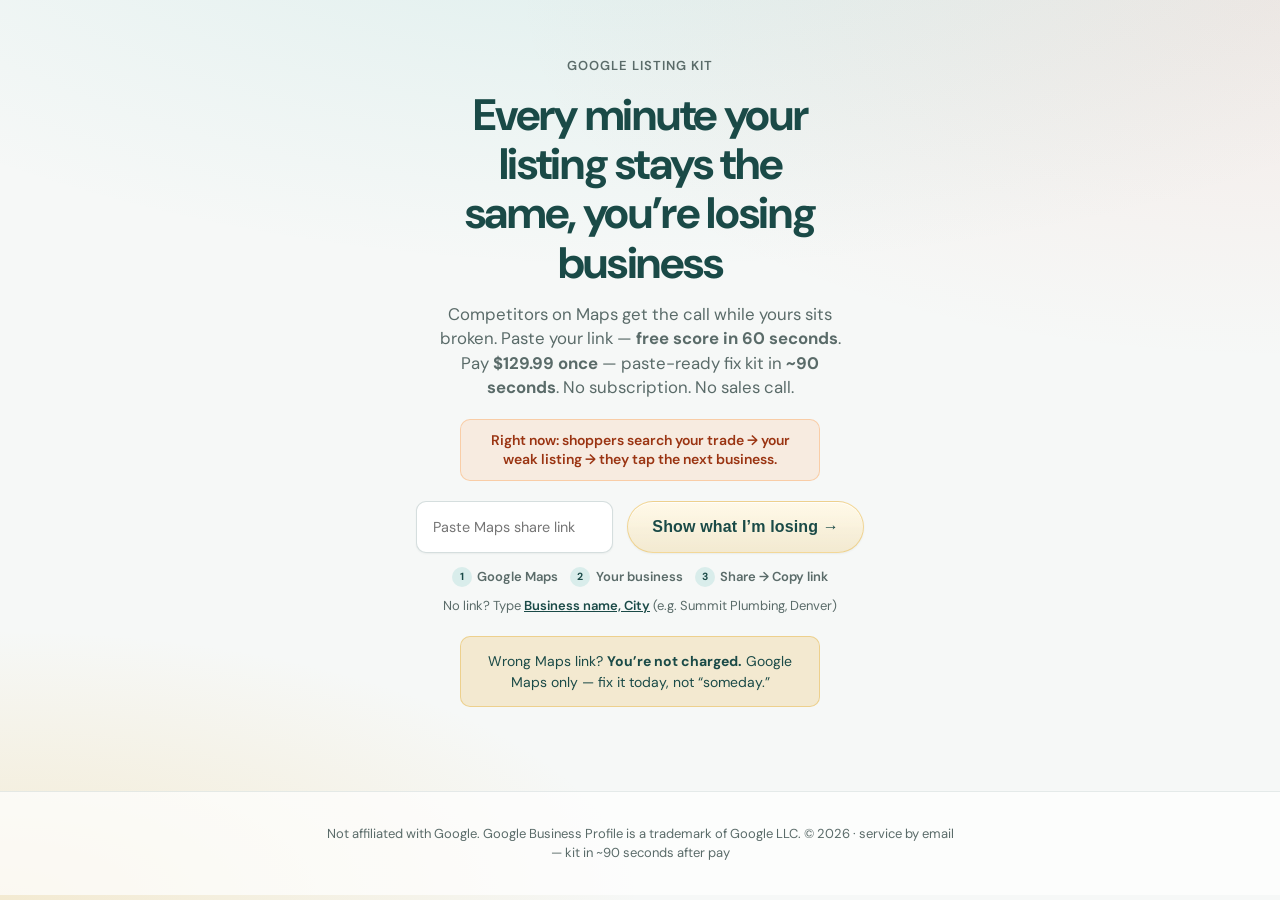
<file: index.html>
<!DOCTYPE html>
<html lang="en">
  <head>
    <meta charset="utf-8" />
    <meta name="viewport" content="width=device-width, initial-scale=1" />
    <meta
      name="description"
      content="Every minute your Google listing stays unchanged, you miss local calls. Free scan in 60 seconds. Full fix kit in ~90 seconds — $129.99 once."
    />
    <title>Stop losing Google calls · free scan · $129.99</title>
    <link rel="canonical" href="https://alphapulsx-jpg.github.io/Google-BP/" />
    <meta property="og:title" content="Google listing kit · free scan · $129.99" />
    <meta
      property="og:description"
      content="Every minute your Google listing stays unchanged, you miss local calls. Free scan in 60 seconds. Fix kit in ~90 seconds — $129.99 once."
    />
    <meta property="og:url" content="https://alphapulsx-jpg.github.io/Google-BP/" />
    <meta property="og:type" content="website" />
    <meta name="twitter:card" content="summary" />
    <meta name="twitter:title" content="Google listing kit · free scan · $129.99" />
    <meta
      name="twitter:description"
      content="Paste your Maps link — free scan. Full kit in ~90 seconds. One-time $129.99. Not charged if we can't read your link."
    />
    <script type="application/ld+json">
      {
        "@context": "https://schema.org",
        "@graph": [
          {
            "@type": "Organization",
            "@id": "https://alphapulsx-jpg.github.io/Google-BP/#organization",
            "name": "Google listing kit",
            "url": "https://alphapulsx-jpg.github.io/Google-BP/"
          },
          {
            "@type": "WebSite",
            "@id": "https://alphapulsx-jpg.github.io/Google-BP/#website",
            "name": "Google listing kit",
            "url": "https://alphapulsx-jpg.github.io/Google-BP/",
            "publisher": { "@id": "https://alphapulsx-jpg.github.io/Google-BP/#organization" }
          },
          {
            "@type": "Product",
            "@id": "https://alphapulsx-jpg.github.io/Google-BP/#product",
            "name": "Google listing kit",
            "description": "Automated Google Maps listing kit for local service businesses: free scan, full brochure and paste-ready report in about 90 seconds. One-time $129.99. Not charged if your listing link cannot be read.",
            "brand": { "@id": "https://alphapulsx-jpg.github.io/Google-BP/#organization" },
            "offers": {
              "@type": "Offer",
              "price": "129.99",
              "priceCurrency": "USD",
              "url": "https://alphapulsx-jpg.github.io/Google-BP/",
              "availability": "https://schema.org/OnlineOnly"
            }
          },
          {
            "@type": "FAQPage",
            "@id": "https://alphapulsx-jpg.github.io/Google-BP/#faq",
            "mainEntity": [
              {
                "@type": "Question",
                "name": "Why scan before you pay?",
                "acceptedAnswer": {
                  "@type": "Answer",
                  "text": "You see your listing score and top issues free — then decide if the full kit is worth $129.99."
                }
              },
              {
                "@type": "Question",
                "name": "What if my Maps link does not work?",
                "acceptedAnswer": {
                  "@type": "Answer",
                  "text": "Link guarantee: if we cannot read your Google Maps listing from your link, you are not charged — automatic refund."
                }
              },
              {
                "@type": "Question",
                "name": "Why about 90 seconds?",
                "acceptedAnswer": {
                  "@type": "Answer",
                  "text": "After payment your listing is scanned automatically — brochure and report are generated and emailed fast. You paste the updates yourself."
                }
              },
              {
                "@type": "Question",
                "name": "Is this a website audit?",
                "acceptedAnswer": {
                  "@type": "Answer",
                  "text": "No — this is Google Maps / Business Profile only. No website rebuild, ads, or monthly SEO."
                }
              },
              {
                "@type": "Question",
                "name": "Do you need my Google password?",
                "acceptedAnswer": {
                  "@type": "Answer",
                  "text": "No — your Google account stays yours. You sign in to your own listing and paste what we send."
                }
              }
            ]
          }
        ]
      }
    </script>
    <link rel="preconnect" href="https://fonts.googleapis.com" />
    <link rel="preconnect" href="https://fonts.gstatic.com" crossorigin />
    <link
      href="https://fonts.googleapis.com/css2?family=DM+Sans:ital,opsz,wght@0,9..40,400;0,9..40,500;0,9..40,600;0,9..40,700;1,9..40,400&family=Fraunces:opsz,wght@9..144,600;9..144,700&display=swap"
      rel="stylesheet"
    />
    <link rel="stylesheet" href="styles.css" />
  </head>
  <body data-checkout-api="">
    <a class="skip-link" href="#main">Skip to main content</a>

    <header class="hero">
      <div class="wrap hero__inner">
        <p class="hero__eyebrow">Google listing kit</p>
        <h1 id="main">Every minute your listing stays the same, you’re losing business</h1>
        <p class="hero__lede">
          Competitors on Maps get the call while yours sits broken. Paste your link — <strong>free score in 60 seconds</strong>.
          Pay <strong>$129.99 once</strong> — paste-ready fix kit in <strong>~90 seconds</strong>. No subscription. No sales call.
        </p>
        <p class="hero__urgency" role="status">
          Right now: shoppers search your trade → your weak listing → they tap the next business.
        </p>

        <form id="scan-form" class="scan-form" novalidate>
          <label class="visually-hidden" for="scan-input">Google Maps listing link or business name, city</label>
          <div class="scan-form__row">
            <input
              id="scan-input"
              class="scan-form__input"
              type="text"
              name="listing_identifier"
              autocomplete="url"
              placeholder="Paste Maps share link"
              title="Google Maps → your business → Share → copy link"
              required
            />
            <button type="submit" class="btn btn--primary scan-form__submit" id="scan-submit">
              Show what I’m losing →
            </button>
          </div>
          <ol class="scan-microsteps" aria-label="How to get your link">
            <li><span>1</span> Google Maps</li>
            <li><span>2</span> Your business</li>
            <li><span>3</span> Share → Copy link</li>
          </ol>
          <p class="scan-form__altline">
            No link? Type <button type="button" class="scan-form__altlink" id="scan-fill-example">Business name, City</button>
            (e.g. Summit Plumbing, Denver)
          </p>
          <p id="scan-error" class="scan-form__error" role="alert" hidden></p>
          <p id="scan-fix" class="scan-form__fix" hidden>
            <button type="button" class="scan-form__fix-btn" id="scan-use-suggested"></button>
          </p>
        </form>

        <p class="hero__guarantee">
          Wrong Maps link? <strong>You’re not charged.</strong> Google Maps only — fix it today, not “someday.”
        </p>
      </div>
    </header>

    <main class="main">
      <section
        id="scan-results"
        class="section section--soft scan-results"
        aria-labelledby="scan-results-heading"
        hidden
      >
        <div class="wrap">
          <p class="section__kicker">Free scan — still costing you calls</p>
          <h2 class="section__title" id="scan-results-heading">Here’s why you’re losing jobs on Maps</h2>
          <p id="scan-urgency-clock" class="scan-urgency" role="status" aria-live="polite"></p>
          <p class="scan-results__note">
            Score = <strong>profile completeness</strong> from live Google Places data (repeatable)—not your star rating.
          </p>
          <div class="scan-score" aria-label="Profile completeness score">
            <div class="scan-score__col scan-score__col--before">
              <span class="scan-score__label">Completeness today</span>
              <span class="scan-score__value" id="scan-score-before">—</span>
              <span class="scan-score__unit">/ 100</span>
            </div>
            <div class="scan-score__arrow" aria-hidden="true">→</div>
            <div class="scan-score__col scan-score__col--after">
              <span class="scan-score__label">With kit applied</span>
              <span class="scan-score__value" id="scan-score-after">—</span>
              <span class="scan-score__unit">/ 100</span>
            </div>
          </div>

          <h3 class="section__subhead">Top 3 leaks — every minute these stay, competitors win</h3>
          <ol class="list list--ordered scan-issues" id="scan-issues-list"></ol>

          <div class="scan-results__pay">
            <p class="scan-results__price"><span>$129.99</span> once · stop the bleed in ~90 seconds</p>
            <a class="btn btn--primary btn--lg" href="#checkout" id="scan-results-pay">Stop losing calls — fix now →</a>
            <p class="scan-results__fine">Every minute you wait, another customer picks someone else on Maps.</p>
          </div>
        </div>
      </section>

      <section class="section" aria-labelledby="pillars-heading" hidden>
        <div class="wrap">
          <p class="section__kicker">Why us</p>
          <h2 class="section__title" id="pillars-heading">Built for local trades, not agencies</h2>
          <ul class="pillars">
            <li class="pillars__item">
              <h3 class="pillars__title">Real listing scoring</h3>
              <p class="pillars__text">
                Eight dimensions tuned for Google Maps — category, photos, services, reviews, and more. Not a generic
                website audit.
              </p>
            </li>
            <li class="pillars__item">
              <h3 class="pillars__title">Pay once</h3>
              <p class="pillars__text">
                $129.99 one-time. No subscription, no upsell calls. Brochure PDF + written report emailed after payment.
              </p>
            </li>
            <li class="pillars__item pillars__item--highlight">
              <h3 class="pillars__title">Link guarantee</h3>
              <p class="pillars__text">
                If we can’t read your Google Maps listing from your link, you’re <strong>not charged</strong> — automatic
                refund. No support ticket required.
              </p>
            </li>
          </ul>
        </div>
      </section>

      <section class="section section--soft" aria-labelledby="how-heading" hidden>
        <div class="wrap">
          <p class="section__kicker">How it works</p>
          <h2 class="section__title" id="how-heading">Three steps · ~90 seconds automated</h2>
          <ol class="flow-steps flow-steps--numbered">
            <li class="flow-step">
              <span class="flow-step__num" aria-hidden="true">1</span>
              <span class="flow-step__label">Free scan</span>
              <span class="flow-step__desc">Paste your Maps link — see score + top issues on this page.</span>
            </li>
            <li class="flow-step">
              <span class="flow-step__num" aria-hidden="true">2</span>
              <span class="flow-step__label">Pay once</span>
              <span class="flow-step__desc">$129.99 · Stripe · listing saved from your scan.</span>
            </li>
            <li class="flow-step">
              <span class="flow-step__num" aria-hidden="true">3</span>
              <span class="flow-step__label">Kit in ~90 seconds</span>
              <span class="flow-step__desc">Automated AI scan → brochure PDF + paste-ready report in your inbox.</span>
            </li>
          </ol>
        </div>
      </section>

      <section class="section" aria-labelledby="dimensions-heading" hidden>
        <div class="wrap">
          <p class="section__kicker">What we score</p>
          <h2 class="section__title" id="dimensions-heading">8 dimensions for your Google listing</h2>
          <ul class="dimensions">
            <li class="dimensions__item">Business name &amp; primary category</li>
            <li class="dimensions__item">Description &amp; services list</li>
            <li class="dimensions__item">Photos &amp; visual coverage</li>
            <li class="dimensions__item">Reviews &amp; owner responses</li>
            <li class="dimensions__item">Hours, phone &amp; attributes</li>
            <li class="dimensions__item">Q&amp;A completeness</li>
            <li class="dimensions__item">Google posts &amp; updates</li>
            <li class="dimensions__item">Local relevance &amp; service area</li>
          </ul>
        </div>
      </section>

      <section class="section" aria-labelledby="fit-heading" hidden>
        <div class="wrap">
          <h2 class="section__title" id="fit-heading">Good fit?</h2>
          <div class="fit-grid">
            <div class="fit-card fit-card--yes">
              <h3 class="fit-card__label">Yes</h3>
              <ul class="list list--compact">
                <li>Local trade, under 100 employees, already booking jobs.</li>
                <li>Thin or outdated Google listing.</li>
                <li>Happy with simple email instructions — paste updates yourself.</li>
              </ul>
            </div>
            <div class="fit-card fit-card--no">
              <h3 class="fit-card__label">No</h3>
              <ul class="list list--compact list--muted">
                <li>Website rebuilds, ads, or monthly SEO.</li>
                <li>Guaranteed #1 rankings or phone support.</li>
                <li>Outside your service area.</li>
              </ul>
            </div>
          </div>
        </div>
      </section>

      <section class="section section--soft" aria-labelledby="deliver-heading" hidden>
        <div class="wrap">
          <h2 class="section__title" id="deliver-heading">What you get</h2>
          <ol class="deliver-list">
            <li><span class="deliver-list__num">1</span> Prioritized fix list — what to change first</li>
            <li><span class="deliver-list__num">2</span> Paste-ready headline, services &amp; description</li>
            <li><span class="deliver-list__num">3</span> Photo shot list &amp; Q&amp;A prompts</li>
            <li><span class="deliver-list__num">4</span> 5 short post drafts to paste in</li>
          </ol>
          <p class="section__intro section__intro--tight">
            Glossy <strong>printable brochure</strong> (PDF) plus a plain-English <strong>written report</strong> — you
            apply every change on your schedule.
          </p>
        </div>
      </section>

      <section class="section section--brochure" aria-labelledby="example-heading" hidden>
        <div class="wrap">
          <h2 class="section__title" id="example-heading">Sample kit</h2>
          <article class="brochure-preview" aria-label="Sample — Summit Ridge Heating and Cooling">
            <header class="brochure-cover">
              <div class="brochure-cover__band">
                <div class="brochure-cover__logo" aria-hidden="true">
                  <svg class="brochure-cover__mark" width="44" height="44" viewBox="0 0 44 44" fill="none" aria-hidden="true">
                    <rect width="44" height="44" rx="9" fill="rgba(232,184,74,0.18)" stroke="rgba(232,184,74,0.45)" stroke-width="1" />
                    <path d="M22 9c-4.5 6.5-9 10.5-9 14.5a9 9 0 1018 0c0-4-4.5-8-9-14.5z" fill="#e8b84a" />
                    <text x="22" y="38" text-anchor="middle" fill="#f4f0e6" font-size="10" font-weight="700" font-family="system-ui,sans-serif">SR</text>
                  </svg>
                </div>
                <p class="brochure-cover__client">Summit Ridge Heating &amp; Cooling</p>
                <p class="brochure-cover__location">Littleton, CO · sample only</p>
                <div class="brochure-cover__rule" aria-hidden="true"></div>
                <p class="brochure-cover__tagline">Google Listing Makeover — Sample Excerpt</p>
                <p class="brochure-cover__date">Prepared March 2026 · Listing kit</p>
              </div>
            </header>

            <div class="brochure-preview__body">
              <ul class="brochure-metrics" aria-label="Before and after profile stats">
                <li class="brochure-metric">
                  <span class="brochure-metric__label">Services</span>
                  <span class="brochure-metric__vals"><span class="brochure-metric__before">3</span> → <span class="brochure-metric__after">8</span></span>
                </li>
                <li class="brochure-metric">
                  <span class="brochure-metric__label">Photos</span>
                  <span class="brochure-metric__vals"><span class="brochure-metric__before">4</span> → <span class="brochure-metric__after">22</span></span>
                </li>
                <li class="brochure-metric">
                  <span class="brochure-metric__label">Profile</span>
                  <span class="brochure-metric__vals"><span class="brochure-metric__before">41%</span> → <span class="brochure-metric__after">94%</span></span>
                </li>
                <li class="brochure-metric">
                  <span class="brochure-metric__label">Q&amp;A</span>
                  <span class="brochure-metric__vals"><span class="brochure-metric__before">0</span> → <span class="brochure-metric__after">6</span></span>
                </li>
              </ul>

              <div class="brochure-listings" aria-label="Google listing before and after">
                <article class="gbp-mock gbp-mock--before">
                  <h3 class="gbp-mock__tag">Example “before” (sample)</h3>
                  <p class="gbp-mock__name">Summit Ridge HVAC</p>
                  <p class="gbp-mock__meta">General contractor · 3.2 ★ · 4 photos</p>
                  <p class="gbp-mock__blurb">We do heating and cooling. Call for a quote.</p>
                </article>
                <article class="gbp-mock gbp-mock--after">
                  <h3 class="gbp-mock__tag">Example “after” you’d aim for</h3>
                  <p class="gbp-mock__name">Summit Ridge Heating &amp; Cooling</p>
                  <p class="gbp-mock__stars" aria-label="4.8 star rating">
                    <span class="gbp-mock__star-row" aria-hidden="true">
                      <svg width="13" height="13" viewBox="0 0 24 24" fill="currentColor"><path d="M12 2l3.09 6.26L22 9.27l-5 4.87L18.18 22 12 18.56 5.82 22 7 14.14l-5-4.87 6.91-1.01z"/></svg>
                      <svg width="13" height="13" viewBox="0 0 24 24" fill="currentColor"><path d="M12 2l3.09 6.26L22 9.27l-5 4.87L18.18 22 12 18.56 5.82 22 7 14.14l-5-4.87 6.91-1.01z"/></svg>
                      <svg width="13" height="13" viewBox="0 0 24 24" fill="currentColor"><path d="M12 2l3.09 6.26L22 9.27l-5 4.87L18.18 22 12 18.56 5.82 22 7 14.14l-5-4.87 6.91-1.01z"/></svg>
                      <svg width="13" height="13" viewBox="0 0 24 24" fill="currentColor"><path d="M12 2l3.09 6.26L22 9.27l-5 4.87L18.18 22 12 18.56 5.82 22 7 14.14l-5-4.87 6.91-1.01z"/></svg>
                      <svg width="13" height="13" viewBox="0 0 24 24" fill="currentColor" opacity="0.35"><path d="M12 2l3.09 6.26L22 9.27l-5 4.87L18.18 22 12 18.56 5.82 22 7 14.14l-5-4.87 6.91-1.01z"/></svg>
                    </span>
                    4.8 · HVAC contractor · 22 photos
                  </p>
                  <p class="gbp-mock__blurb">
                    Licensed furnace &amp; AC in Littleton. Same-day emergency, free estimates, 15+ years local.
                  </p>
                  <div class="brochure-photo-grid">
                    <img
                      src="https://images.unsplash.com/photo-1621905251189-08b45d6a269e?w=400&q=80"
                      alt="HVAC technician servicing a furnace unit"
                      width="200"
                      height="134"
                      loading="lazy"
                      class="brochure-photo-grid__img"
                    />
                    <img
                      src="https://images.unsplash.com/photo-1581094794329-c8112a89af12?w=400&q=80"
                      alt="Technician working on heating and cooling equipment"
                      width="200"
                      height="134"
                      loading="lazy"
                      class="brochure-photo-grid__img"
                    />
                  </div>
                </article>
              </div>

              <div class="brochure-shotlist">
                <h3 class="brochure-shotlist__heading">Photo page</h3>
                <ul class="brochure-shotlist__thumbs">
                  <li>
                    <img
                      src="https://images.unsplash.com/photo-1621905252507-b35492cc74b4?w=400&q=80"
                      alt="Air conditioning unit on a residential exterior"
                      width="120"
                      height="80"
                      loading="lazy"
                    />
                  </li>
                  <li>
                    <img
                      src="https://images.unsplash.com/photo-1621905251189-08b45d6a269e?w=400&q=80"
                      alt="Technician inspecting HVAC equipment"
                      width="120"
                      height="80"
                      loading="lazy"
                    />
                  </li>
                  <li>
                    <img
                      src="https://images.unsplash.com/photo-1581094794329-c8112a89af12?w=400&q=80"
                      alt="HVAC service professional at work"
                      width="120"
                      height="80"
                      loading="lazy"
                    />
                  </li>
                </ul>
                <p class="brochure-shotlist__caption">Shot list in your full kit</p>
              </div>

              <ul class="brochure-wins" aria-label="Top fixes in plain English">
                <li class="brochure-win">Right category — show up for furnace repair, not “general contractor”</li>
                <li class="brochure-win">Full services — heat pump, emergency, and suburb keywords added</li>
                <li class="brochure-win">Q&amp;A filled — licensed, same-day, and brands answered first</li>
              </ul>

              <footer class="brochure-footer">
                <p class="brochure-footer__teaser">Full report (8 pages): posts, Q&amp;A, competitor snapshot, checklist</p>
                <span class="brochure-footer__page">Page 1 of 8</span>
              </footer>
            </div>
          </article>
        </div>
      </section>

      <section class="section section--soft" id="pricing" aria-labelledby="pricing-heading" hidden>
        <div class="wrap">
          <p class="section__kicker">Pricing</p>
          <h2 class="section__title" id="pricing-heading">One price · full kit</h2>
          <div class="pricing-panel">
            <p class="pricing-panel__fee">One-time fee — pay once, no subscription</p>
            <p class="pricing-panel__amount"><span class="pricing-panel__currency">$</span>129.99</p>
            <p class="pricing-panel__meta">
              Brochure + report in <strong>~90 seconds</strong> after payment — automated AI scan of the listing you
              scanned above.
            </p>
            <ul class="pricing-panel__notes">
              <li><strong>Link guarantee:</strong> not charged if we can’t read your Google Maps listing.</li>
              <li>You paste every update yourself — no Google password or manager access needed.</li>
              <li>Email delivery only — no sales calls.</li>
            </ul>
            <p class="pricing-panel__cta">
              <a class="btn btn--primary" href="#checkout">Continue to checkout</a>
            </p>
          </div>
        </div>
      </section>

      <section class="section" id="checkout" aria-labelledby="checkout-heading" hidden>
        <div class="wrap">
          <h2 class="section__title" id="checkout-heading">Get your fix kit — in your inbox in ~90 seconds</h2>
          <p class="checkout__price-line"><span class="checkout__amount">$129.99</span> one-time · no subscription</p>
          <p class="checkout__policy">
            <strong>Link guarantee:</strong> wrong Maps link = not charged.
            Kit delivered by email after payment (automated when live).
          </p>

          <p id="checkout-listing-summary" class="checkout-listing" hidden>
            Your listing: <strong id="checkout-listing-value"></strong>
          </p>
          <input type="hidden" id="listing-id" name="listing_identifier" value="" />

          <form id="prequal-form" class="prequal prequal--compact" novalidate>
            <fieldset>
              <legend class="visually-hidden">Checkout confirmations</legend>
              <label class="check">
                <input type="checkbox" name="prequal" value="scan" id="prequal-scan" />
                <span>I ran the <strong>free scan</strong> above for my listing.</span>
              </label>
              <label class="check">
                <input type="checkbox" name="prequal" value="scope" />
                <span>DIY Google listing fixes only — <strong>no ranking guarantees</strong>.</span>
              </label>
            </fieldset>
          </form>

          <p id="prequal-hint" class="hint" role="status">Run the free scan first — then check both boxes.</p>

          <div class="cta-row">
            <a
              id="pay-cta"
              class="btn btn--primary btn--lg is-disabled"
              href="#checkout"
              data-stripe-url=""
              data-checkout-api=""
              aria-disabled="true"
              tabindex="-1"
              aria-label="Get my kit — one-time fee $129.99"
              >Pay $129.99 — stop losing calls →</a
            >
          </div>
          <p class="checkout__next">Pay now — kit in <strong>~90 seconds</strong>. Paste tonight. Tomorrow’s searches stop going to the guy above you on Maps.</p>
          <p id="prequal-stripe-hint" class="hint hint--stripe" role="status" hidden>
            Automated checkout is not connected yet. Set <code>data-checkout-api</code> on
            <code>&lt;body&gt;</code> to your deployed Apps Script web app URL (see
            <code>automation/README.md</code>).
          </p>
        </div>
      </section>

      <section class="section section--soft" aria-labelledby="faq-heading" hidden>
        <div class="wrap">
          <h2 class="section__title" id="faq-heading">FAQ</h2>
          <dl class="faq">
            <div class="faq__row">
              <dt>Why scan before you pay?</dt>
              <dd>
                You see your listing score and top issues free — then decide if the full $129.99 kit is worth it. No
                sales call.
              </dd>
            </div>
            <div class="faq__row">
              <dt>What if my Maps link doesn’t work?</dt>
              <dd>
                <strong>Link guarantee:</strong> if we can’t read your Google Maps listing, you’re not charged — automatic
                refund.
              </dd>
            </div>
            <div class="faq__row">
              <dt>Why ~90 seconds?</dt>
              <dd>
                After payment your listing is scanned automatically — brochure and report are generated and emailed fast.
                You paste the updates yourself on your schedule.
              </dd>
            </div>
            <div class="faq__row">
              <dt>Is this a website audit?</dt>
              <dd>
                No — Google Maps / Business Profile only. No website rebuild, ads, or monthly SEO. A website helps but
                isn’t required.
              </dd>
            </div>
            <div class="faq__row">
              <dt>Do you need my Google password?</dt>
              <dd>
                No — your Google account stays yours. You sign in to your own listing and paste what we send; no passwords
                or manager invites.
              </dd>
            </div>
            <div class="faq__row">
              <dt>Phone support?</dt>
              <dd>Everything is in email and your kit — work on your own time with no scheduled calls.</dd>
            </div>
          </dl>
        </div>
      </section>
    </main>

    <footer class="site-footer">
      <div class="wrap">
        <p class="site-footer__legal">
          Not affiliated with Google. Google Business Profile is a trademark of Google LLC. ©
          <span id="y"></span> · service by email — kit in ~90 seconds after pay
        </p>
      </div>
    </footer>

    <aside
      class="sticky-bar"
      id="sticky-bar"
      aria-label="Quick checkout: one-time fee $129.99, delivery in about 90 seconds"
      hidden
    >
      <div class="sticky-bar__inner">
        <div class="sticky-bar__text">
          <p class="sticky-bar__price"><span>$129.99</span> · ~90 sec</p>
          <p class="sticky-bar__note">Every minute = missed jobs</p>
        </div>
        <a
          id="pay-cta-sticky"
          class="btn btn--primary btn--sm is-disabled"
          href="#checkout"
          aria-disabled="true"
          tabindex="-1"
          aria-label="Get my kit — one-time fee $129.99"
          >Fix now $129.99 →</a
        >
      </div>
    </aside>

    <script src="app.js" defer></script>
  </body>
</html>
</file>
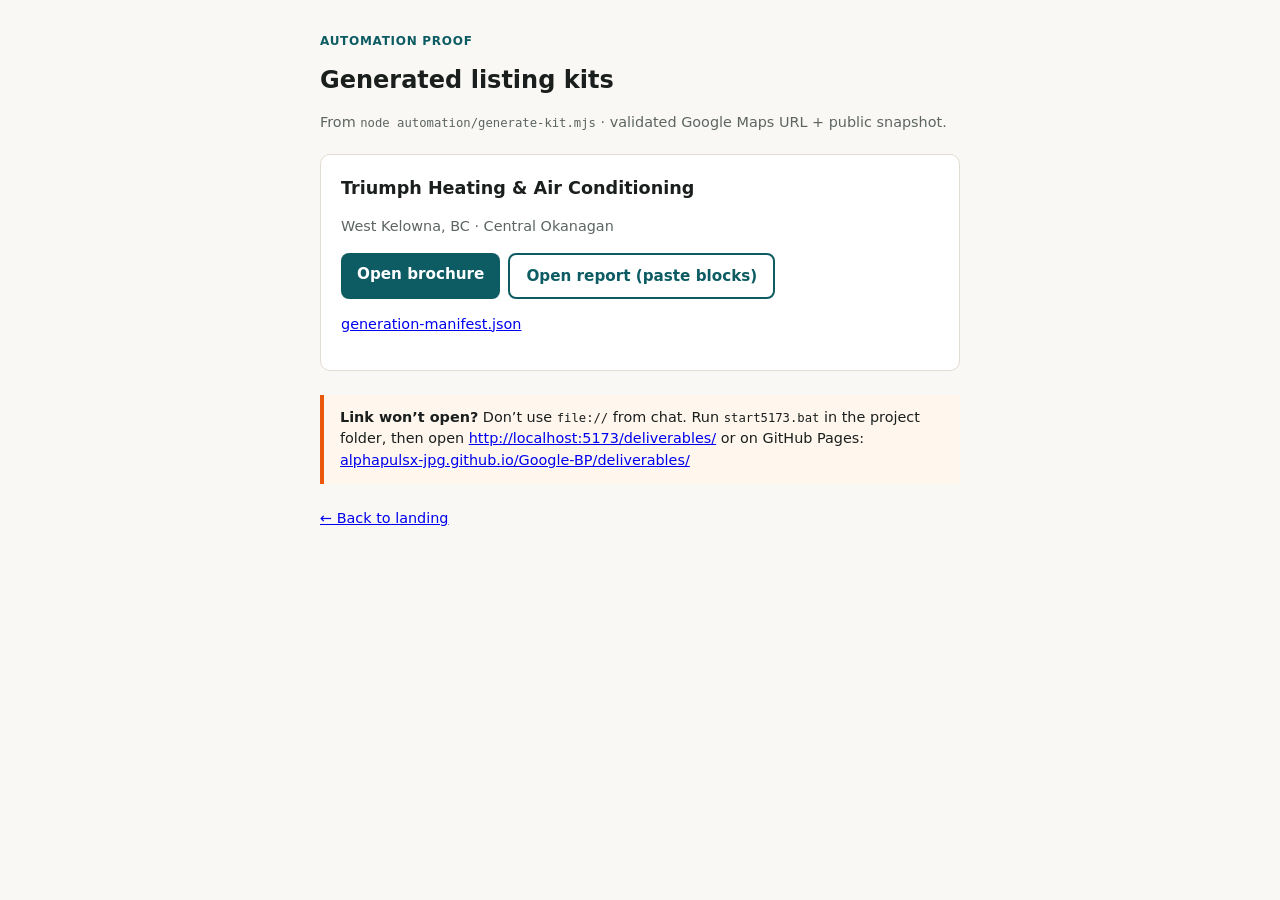
<file: deliverables/index.html>
<!DOCTYPE html>
<html lang="en">
  <head>
    <meta charset="utf-8" />
    <meta name="viewport" content="width=device-width, initial-scale=1" />
    <title>Kit deliverables — automation demo</title>
    <style>
      :root {
        --teal: #0d5c63;
        --ink: #1a1f1e;
        --muted: #5c6563;
        --line: #e2ddd4;
        --paper: #faf8f4;
      }
      body {
        margin: 0;
        font-family: system-ui, "Segoe UI", sans-serif;
        background: var(--paper);
        color: var(--ink);
        line-height: 1.5;
      }
      .wrap {
        max-width: 40rem;
        margin: 2rem auto;
        padding: 0 1rem 3rem;
      }
      h1 {
        font-size: 1.5rem;
        margin: 0.25rem 0 0.75rem;
      }
      .eyebrow {
        font-size: 0.75rem;
        font-weight: 700;
        text-transform: uppercase;
        letter-spacing: 0.06em;
        color: var(--teal);
      }
      .meta {
        font-size: 0.9rem;
        color: var(--muted);
      }
      .card {
        background: #fff;
        border: 1px solid var(--line);
        border-radius: 10px;
        padding: 1.25rem;
        margin: 1.25rem 0;
      }
      .card h2 {
        margin: 0 0 0.35rem;
        font-size: 1.1rem;
      }
      .actions {
        display: flex;
        flex-wrap: wrap;
        gap: 0.5rem;
        margin: 1rem 0 0.5rem;
      }
      a.btn {
        display: inline-block;
        padding: 0.6rem 1rem;
        border-radius: 8px;
        font-weight: 600;
        text-decoration: none;
        font-size: 0.95rem;
      }
      a.btn--primary {
        background: var(--teal);
        color: #fff;
      }
      a.btn--ghost {
        background: #fff;
        color: var(--teal);
        border: 2px solid var(--teal);
      }
      .tip {
        margin-top: 1.5rem;
        padding: 0.75rem 1rem;
        background: #fff7ed;
        border-left: 4px solid #ea580c;
        font-size: 0.9rem;
      }
      code {
        font-size: 0.85em;
      }
    </style>
  </head>
  <body>
    <div class="wrap">
      <p class="eyebrow">Automation proof</p>
      <h1>Generated listing kits</h1>
      <p class="meta">
        From <code>node automation/generate-kit.mjs</code> · validated Google Maps URL + public snapshot.
      </p>

      <article class="card">
        <h2>Triumph Heating &amp; Air Conditioning</h2>
        <p class="meta">West Kelowna, BC · Central Okanagan</p>
        <div class="actions">
          <a class="btn btn--primary" href="triumph-heating-kelowna/kit-brochure.html">Open brochure</a>
          <a class="btn btn--ghost" href="triumph-heating-kelowna/kit-report.html">Open report (paste blocks)</a>
        </div>
        <p class="meta">
          <a href="triumph-heating-kelowna/generation-manifest.json">generation-manifest.json</a>
        </p>
      </article>

      <div class="tip">
        <strong>Link won’t open?</strong> Don’t use <code>file://</code> from chat. Run
        <code>start5173.bat</code> in the project folder, then open
        <a href="http://localhost:5173/deliverables/">http://localhost:5173/deliverables/</a>
        or on GitHub Pages:
        <a href="https://alphapulsx-jpg.github.io/Google-BP/deliverables/">alphapulsx-jpg.github.io/Google-BP/deliverables/</a>
      </div>

      <p class="meta" style="margin-top: 1.5rem">
        <a href="../index.html">← Back to landing</a>
      </p>
    </div>
  </body>
</html>
</file>
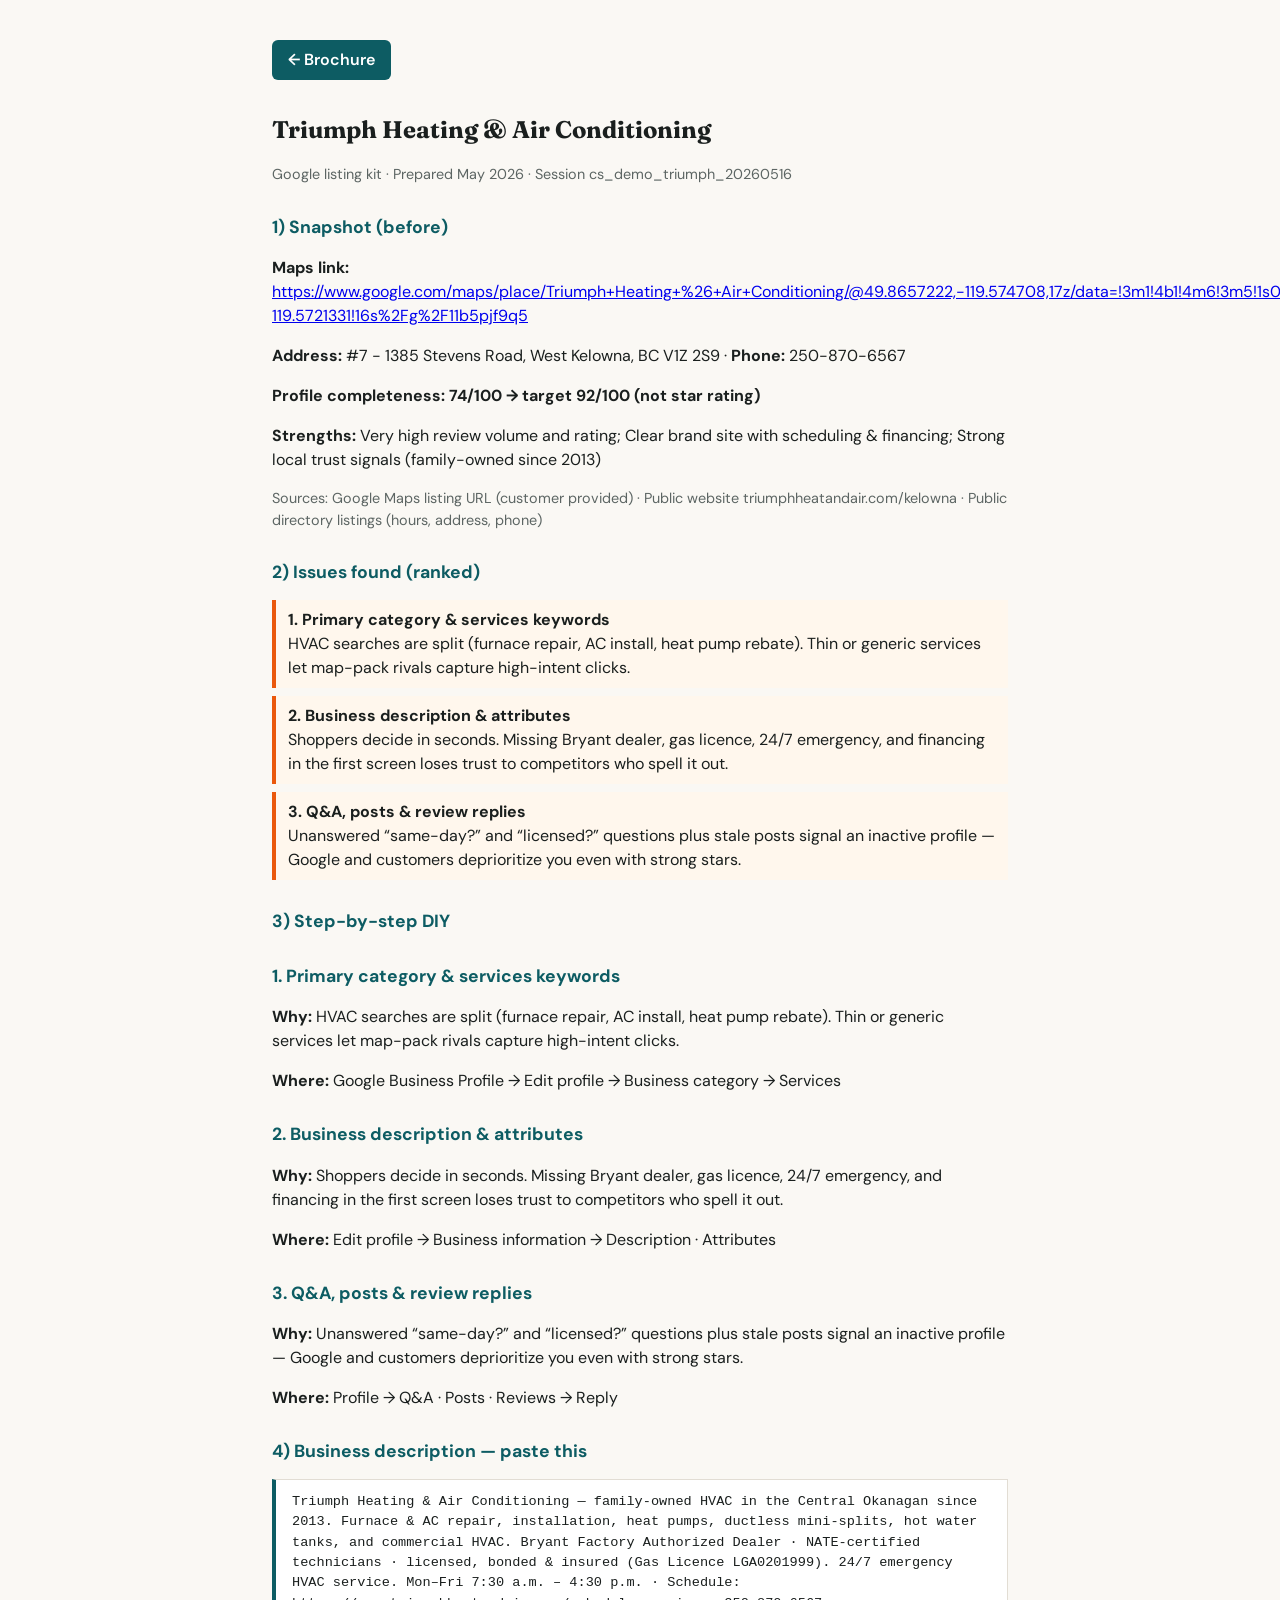
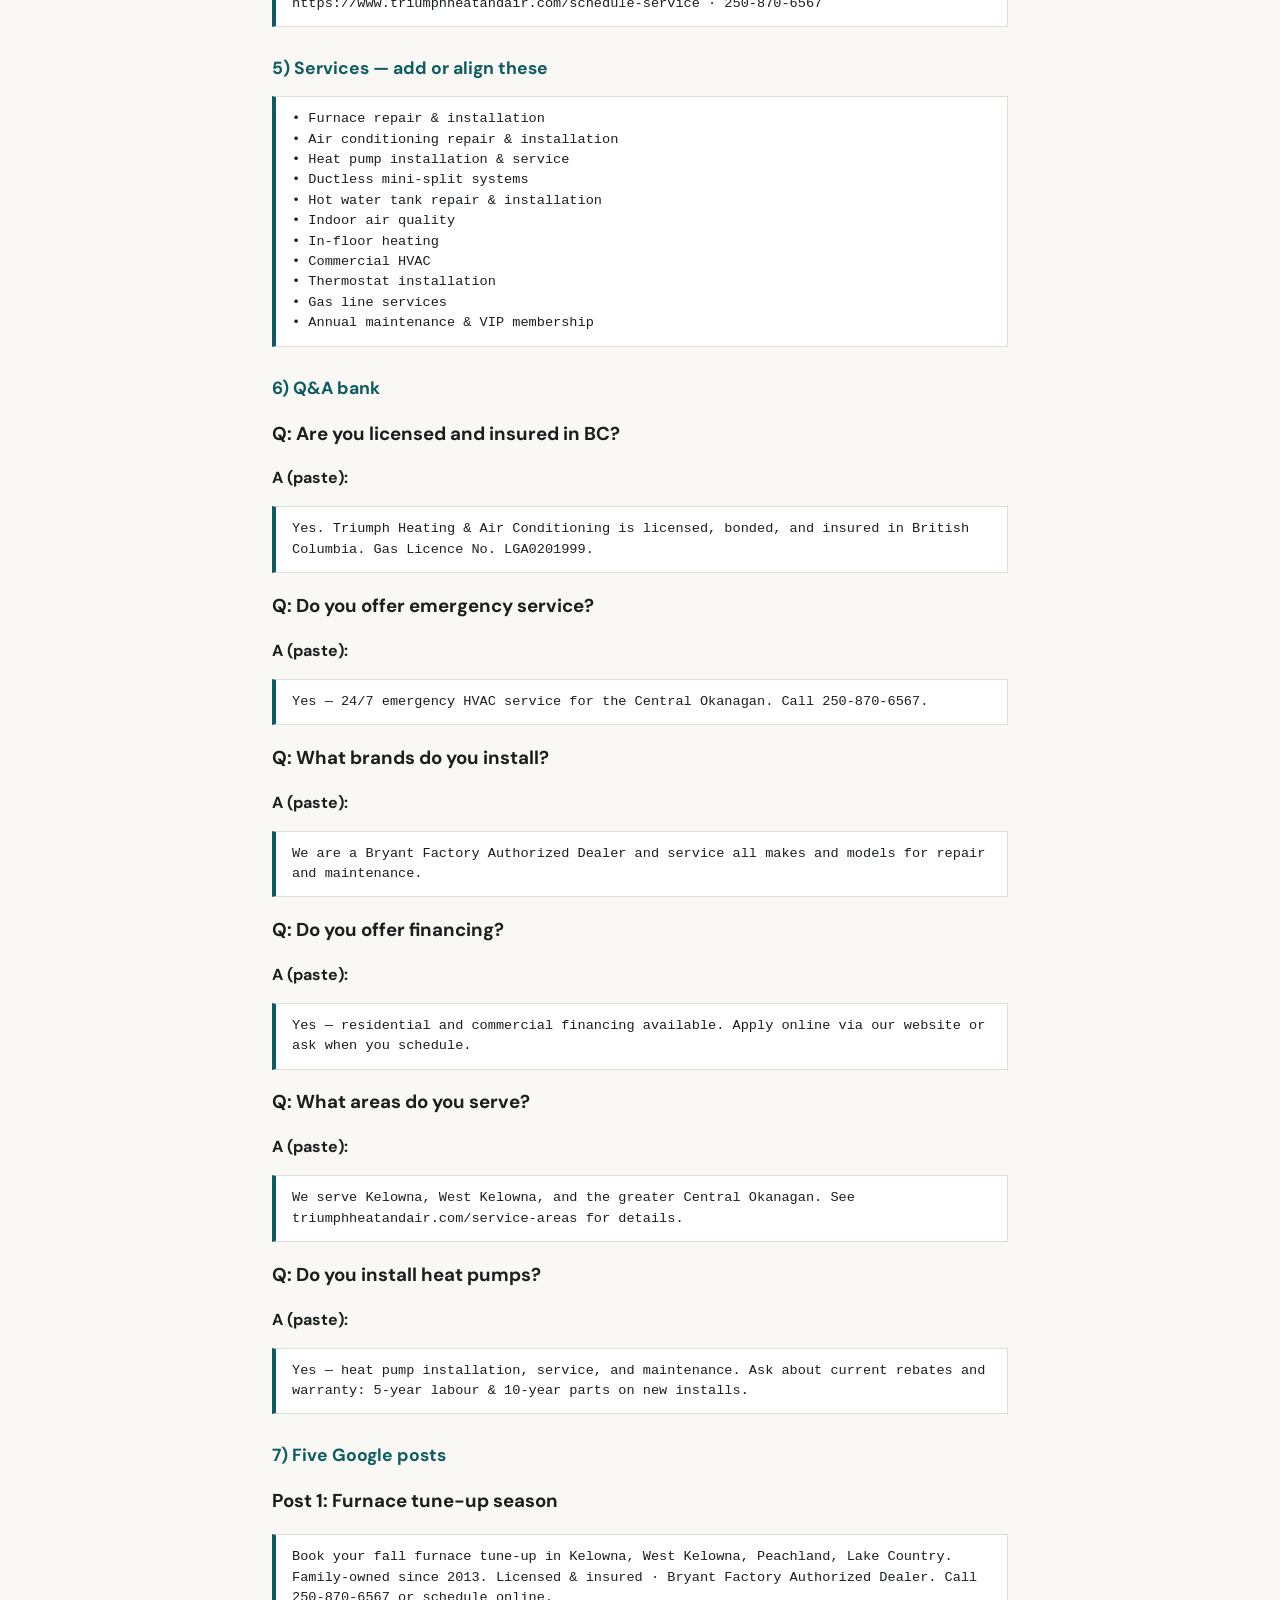
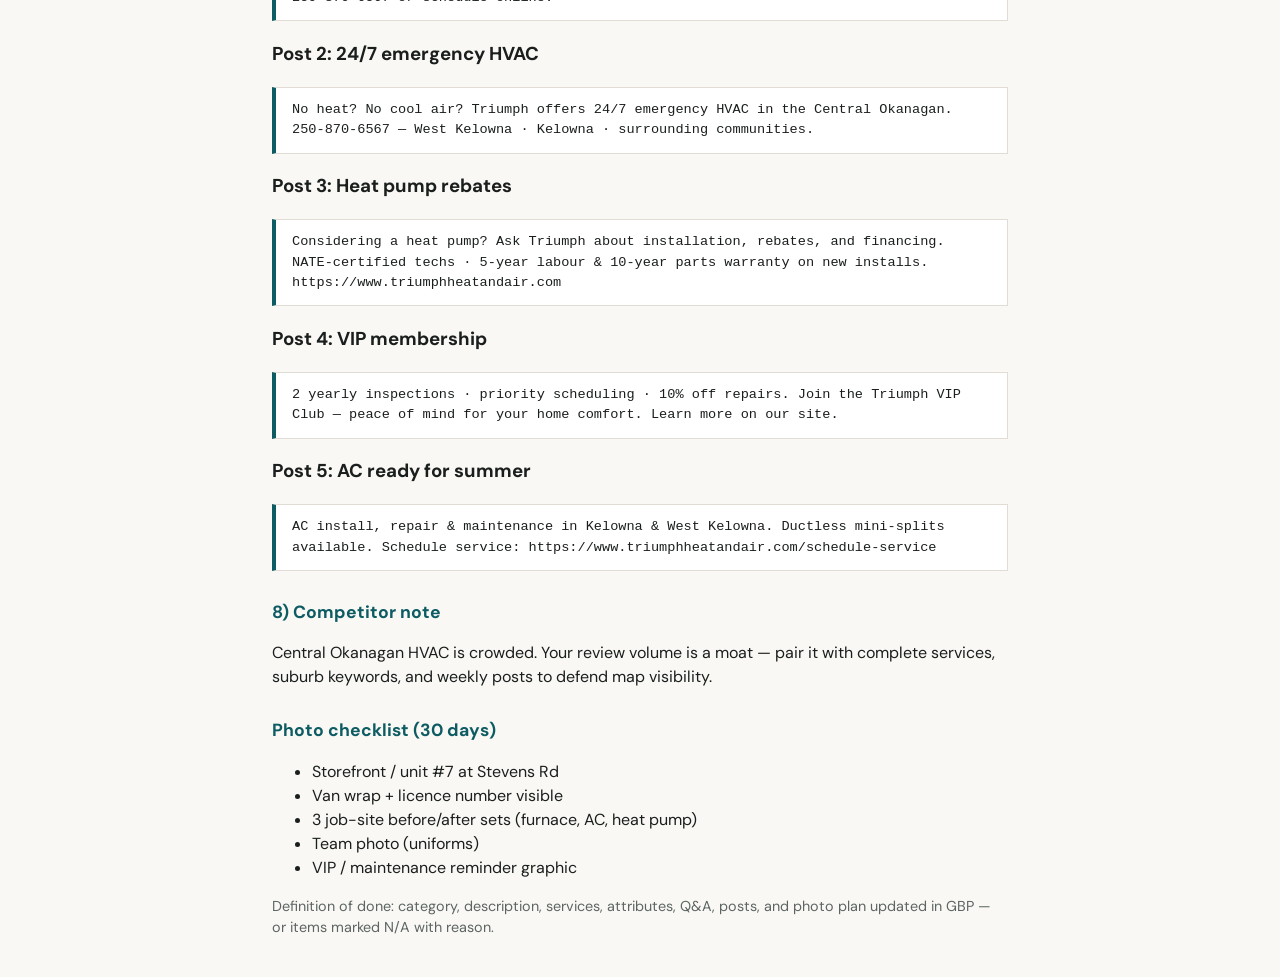
<file: deliverables/triumph-heating-kelowna/index.html>
<!DOCTYPE html>
<html lang="en">
  <head>
    <meta charset="utf-8" />
    <meta http-equiv="refresh" content="0; url=kit-report.html" />
    <title>Triumph Heating kit</title>
    <script>location.replace("kit-report.html");</script>
  </head>
  <body>
    <p><a href="kit-report.html">Open Triumph Heating listing kit report</a> · <a href="kit-brochure.html">brochure</a></p>
  </body>
</html>
</file>
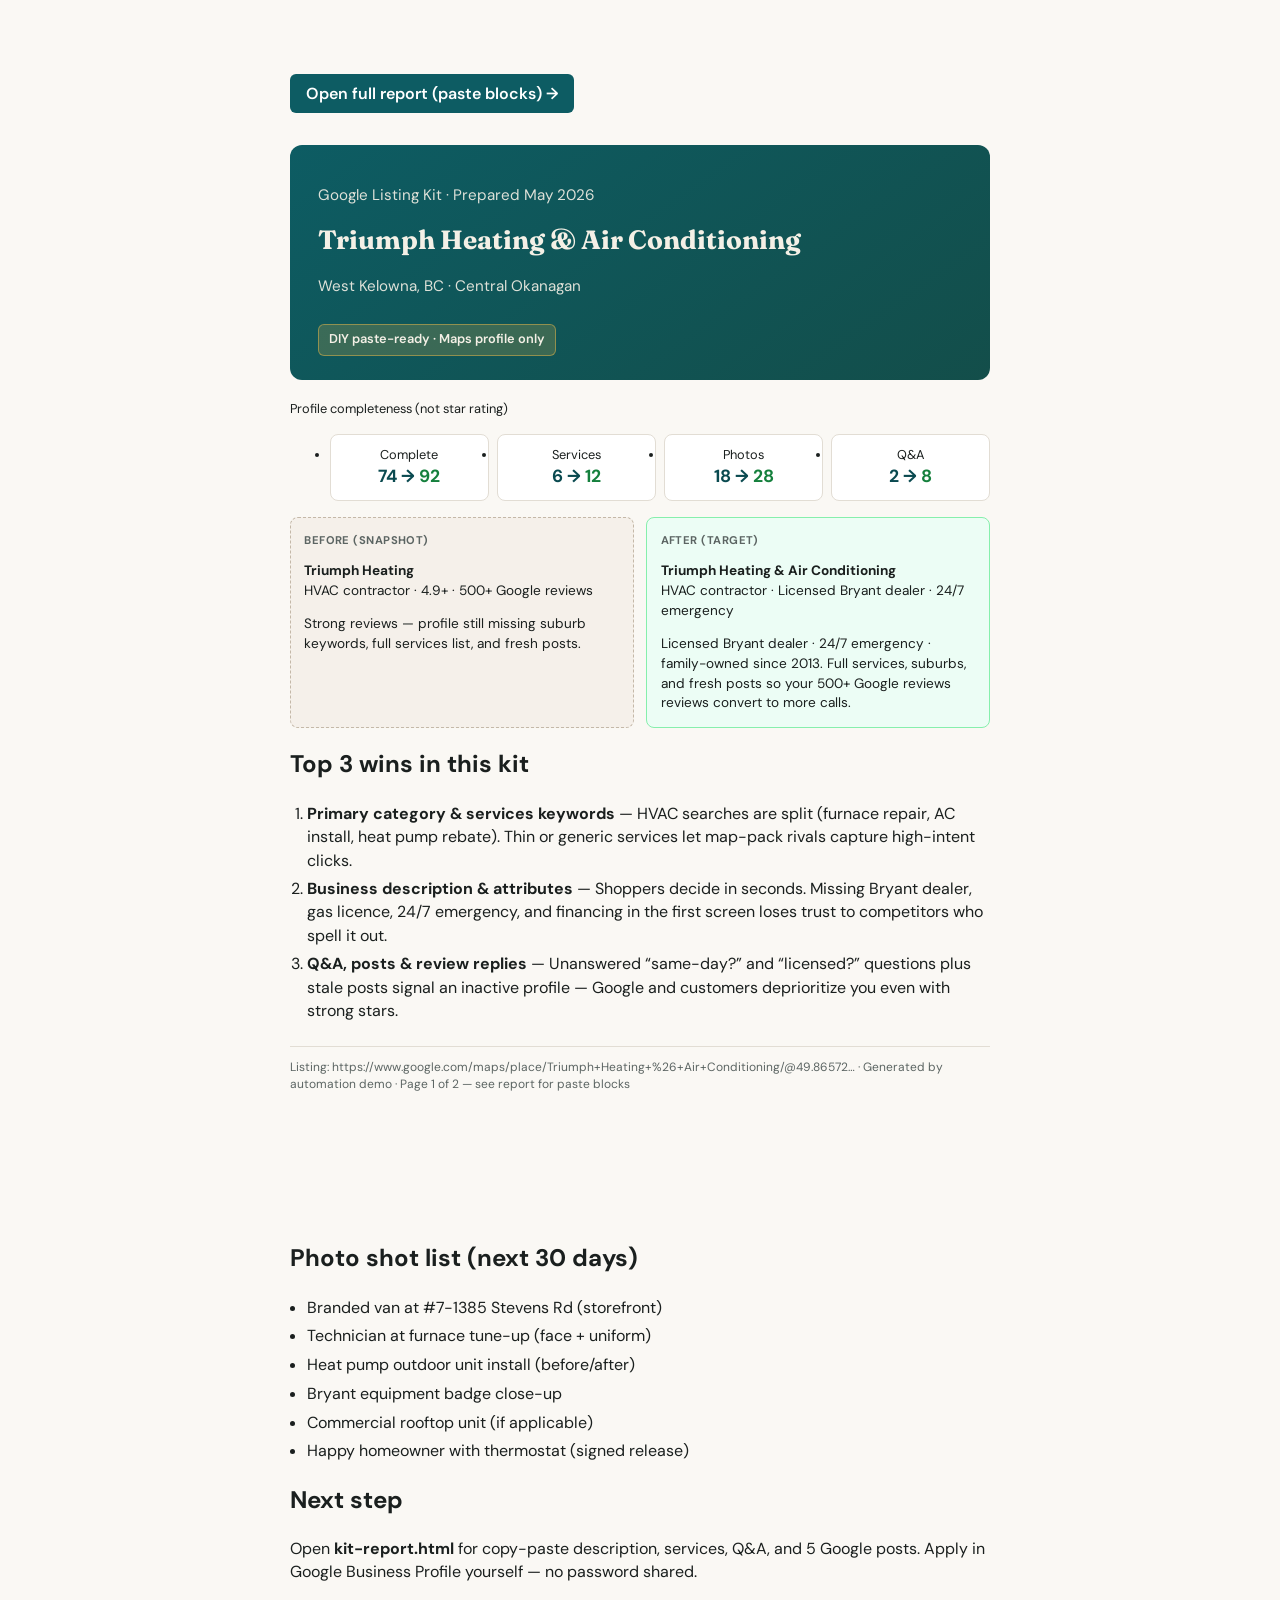
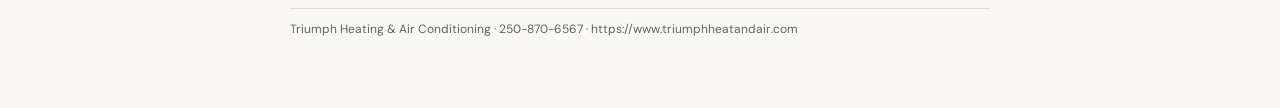
<file: sample-triumph-brochure.html>
<!DOCTYPE html>
<html lang="en">
<head>
  <meta charset="utf-8" />
  <meta name="viewport" content="width=device-width, initial-scale=1" />
  <title>Triumph Heating &amp; Air Conditioning — Listing kit brochure</title>
  <link rel="preconnect" href="https://fonts.googleapis.com" />
  <link href="https://fonts.googleapis.com/css2?family=DM+Sans:wght@400;600;700&family=Fraunces:wght@600;700&display=swap" rel="stylesheet" />
  <style>
    :root { --teal: #0d5c63; --teal-ink: #0a4a50; --gold: #e8b84a; --ink: #1a1f1e; --muted: #5c6563; --paper: #faf8f4; --line: #e2ddd4; }
    * { box-sizing: border-box; }
    body { margin: 0; font-family: "DM Sans", system-ui, sans-serif; color: var(--ink); background: var(--paper); line-height: 1.45; }
    .page { max-width: 8.5in; margin: 0 auto; padding: 0.6in; }
    @media print { .page { page-break-after: always; } .no-print { display: none; } }
    .cover { background: linear-gradient(145deg, var(--teal) 0%, #134e4a 100%); color: #f4f0e6; border-radius: 12px; padding: 1.5rem 1.75rem; margin-bottom: 1.25rem; }
    .cover h1 { font-family: Fraunces, Georgia, serif; font-size: 1.65rem; margin: 0.5rem 0 0.25rem; }
    .cover .meta { opacity: 0.9; font-size: 0.95rem; }
    .cover .tag { display: inline-block; margin-top: 0.75rem; padding: 0.35rem 0.65rem; background: rgba(232,184,74,0.2); border: 1px solid rgba(232,184,74,0.5); border-radius: 6px; font-size: 0.8rem; font-weight: 600; }
    .metrics { display: grid; grid-template-columns: repeat(4, 1fr); gap: 0.5rem; margin: 1rem 0; }
    .metric { background: #fff; border: 1px solid var(--line); border-radius: 8px; padding: 0.65rem; text-align: center; font-size: 0.8rem; }
    .metric strong { display: block; font-size: 1.1rem; color: var(--teal-ink); }
    .metric .after { color: #15803d; }
    .mock { display: grid; grid-template-columns: 1fr 1fr; gap: 0.75rem; margin: 1rem 0; }
    .mock article { border-radius: 8px; padding: 0.85rem; font-size: 0.85rem; line-height: 1.45; }
    .mock--after p:last-child { margin-bottom: 0; }
    .mock--before { background: #f5f0ea; border: 1px dashed #c4b8a8; }
    .mock--after { background: #ecfdf5; border: 1px solid #86efac; }
    .mock h3 { margin: 0 0 0.35rem; font-size: 0.7rem; text-transform: uppercase; letter-spacing: 0.04em; color: var(--muted); }
    .wins { margin: 0; padding-left: 1.1rem; }
    .wins li { margin-bottom: 0.35rem; }
    .footer { margin-top: 1.5rem; padding-top: 0.75rem; border-top: 1px solid var(--line); font-size: 0.75rem; color: var(--muted); }
    .btn { display: inline-block; margin-bottom: 1rem; padding: 0.5rem 1rem; background: var(--teal); color: #fff; border-radius: 6px; text-decoration: none; font-weight: 600; }
  </style>
</head>
<body>
  <div class="page">
    <p class="no-print"><a class="btn" href="kit-report.html">Open full report (paste blocks) →</a></p>
    <header class="cover">
      <p class="meta">Google Listing Kit · Prepared May 2026</p>
      <h1>Triumph Heating &amp; Air Conditioning</h1>
      <p class="meta">West Kelowna, BC · Central Okanagan</p>
      <span class="tag">DIY paste-ready · Maps profile only</span>
    </header>
    <p class="meta" style="margin:0 0 0.75rem;font-size:0.8rem">Profile completeness (not star rating)</p>
    <ul class="metrics" aria-label="Profile completeness before and after">
      <li class="metric"><span>Complete</span><strong>74 → <span class="after">92</span></strong></li>
      <li class="metric"><span>Services</span><strong>6 → <span class="after">12</span></strong></li>
      <li class="metric"><span>Photos</span><strong>18 → <span class="after">28</span></strong></li>
      <li class="metric"><span>Q&amp;A</span><strong>2 → <span class="after">8</span></strong></li>
    </ul>
    <div class="mock">
      <article class="mock--before">
        <h3>Before (snapshot)</h3>
        <p><strong>Triumph Heating</strong><br />HVAC contractor · 4.9+ · 500+ Google reviews</p>
        <p>Strong reviews — profile still missing suburb keywords, full services list, and fresh posts.</p>
      </article>
      <article class="mock--after">
        <h3>After (target)</h3>
        <p><strong>Triumph Heating &amp; Air Conditioning</strong><br />HVAC contractor · Licensed Bryant dealer · 24/7 emergency</p>
        <p>Licensed Bryant dealer · 24/7 emergency · family-owned since 2013. Full services, suburbs, and fresh posts so your 500+ Google reviews reviews convert to more calls.</p>
      </article>
    </div>
    <h2>Top 3 wins in this kit</h2>
    <ol class="wins">
      <li><strong>Primary category &amp; services keywords</strong> — HVAC searches are split (furnace repair, AC install, heat pump rebate). Thin or generic services let map-pack rivals capture high-intent clicks.</li><li><strong>Business description &amp; attributes</strong> — Shoppers decide in seconds. Missing Bryant dealer, gas licence, 24/7 emergency, and financing in the first screen loses trust to competitors who spell it out.</li><li><strong>Q&amp;A, posts &amp; review replies</strong> — Unanswered “same-day?” and “licensed?” questions plus stale posts signal an inactive profile — Google and customers deprioritize you even with strong stars.</li>
    </ol>
    <p class="footer">Listing: https://www.google.com/maps/place/Triumph+Heating+%26+Air+Conditioning/@49.86572… · Generated by automation demo · Page 1 of 2 — see report for paste blocks</p>
  </div>
  <div class="page">
    <h2>Photo shot list (next 30 days)</h2>
    <ul class="wins">
      <li>Branded van at #7-1385 Stevens Rd (storefront)</li>
      <li>Technician at furnace tune-up (face + uniform)</li>
      <li>Heat pump outdoor unit install (before/after)</li>
      <li>Bryant equipment badge close-up</li>
      <li>Commercial rooftop unit (if applicable)</li>
      <li>Happy homeowner with thermostat (signed release)</li>
    </ul>
    <h2>Next step</h2>
    <p>Open <strong>kit-report.html</strong> for copy-paste description, services, Q&amp;A, and 5 Google posts. Apply in Google Business Profile yourself — no password shared.</p>
    <p class="footer">Triumph Heating &amp; Air Conditioning · 250-870-6567 · https://www.triumphheatandair.com</p>
  </div>
</body>
</html>
</file>
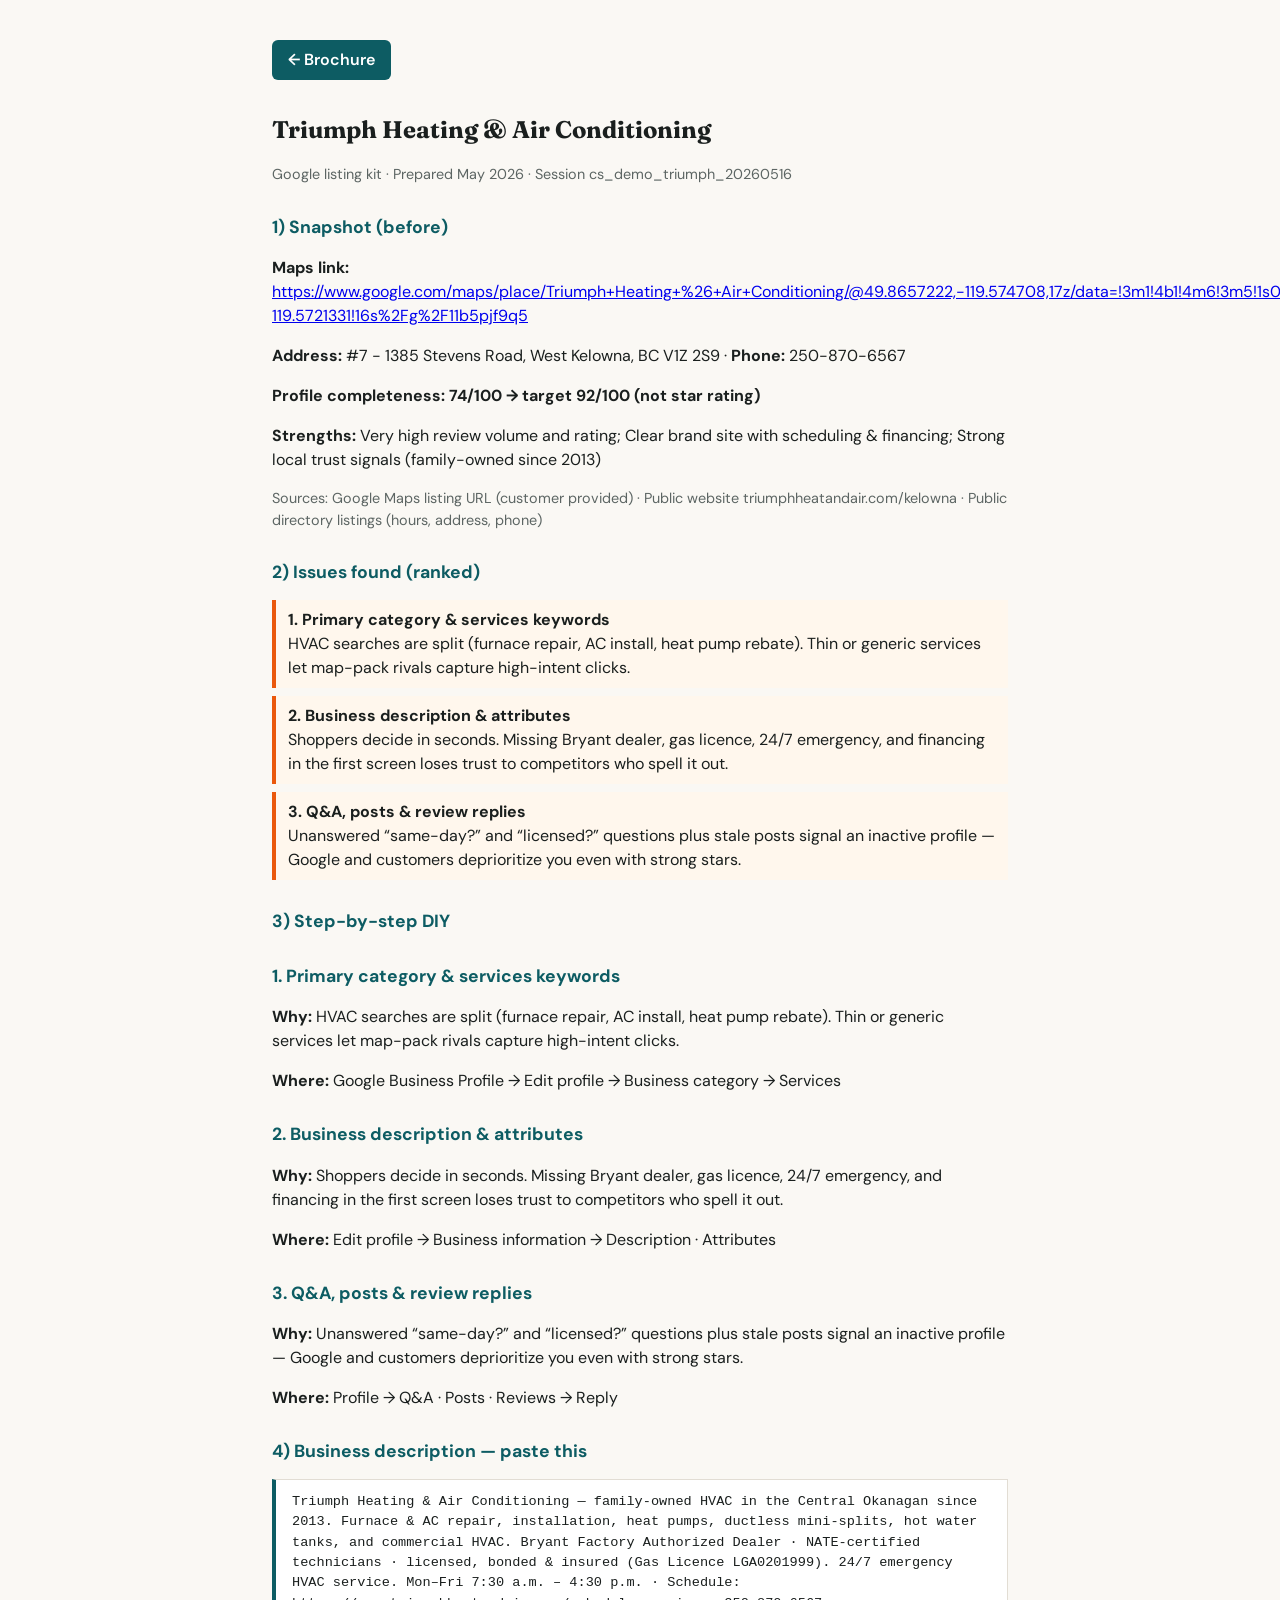
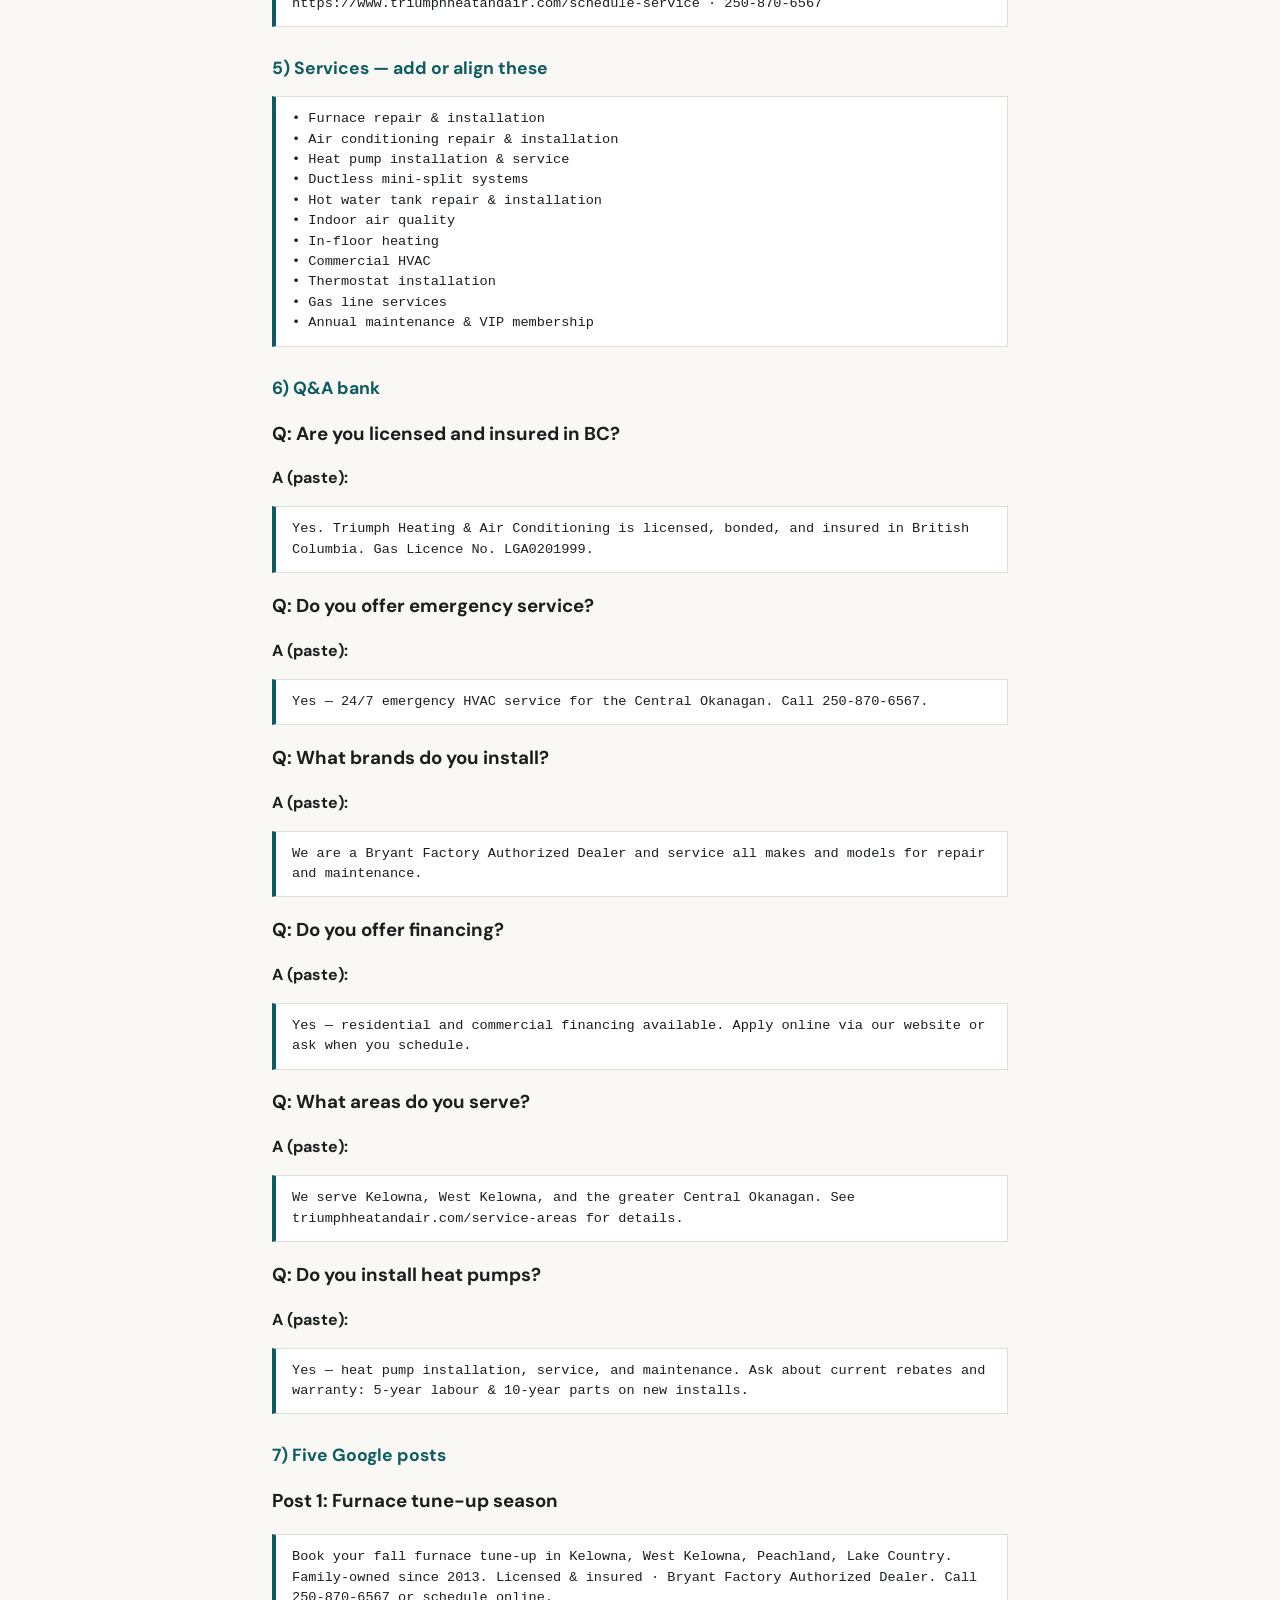
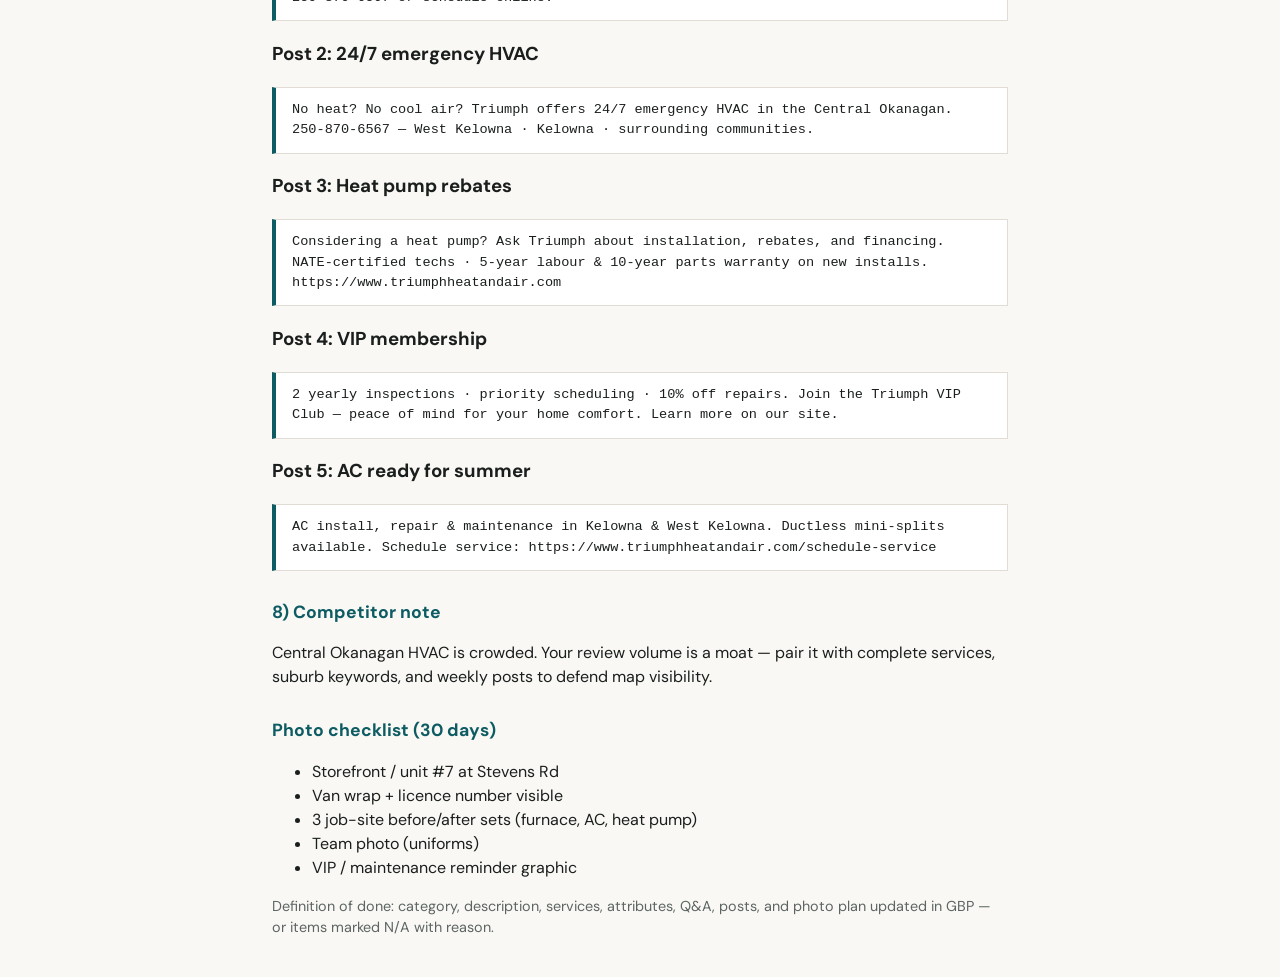
<file: sample-triumph-report.html>
<!DOCTYPE html>
<html lang="en">
<head>
  <meta charset="utf-8" />
  <meta name="viewport" content="width=device-width, initial-scale=1" />
  <title>Triumph Heating &amp; Air Conditioning — Listing kit report</title>
  <link href="https://fonts.googleapis.com/css2?family=DM+Sans:wght@400;600;700&family=Fraunces:wght@600;700&display=swap" rel="stylesheet" />
  <style>
    body { font-family: "DM Sans", system-ui, sans-serif; max-width: 46rem; margin: 0 auto; padding: 1.5rem; color: #1a1f1e; line-height: 1.5; background: #faf8f4; }
    h1 { font-family: Fraunces, Georgia, serif; font-size: 1.5rem; }
    h2 { font-size: 1.1rem; margin-top: 1.75rem; color: #0d5c63; }
    .meta { font-size: 0.9rem; color: #5c6563; }
    .copy { background: #fff; border: 1px solid #e2ddd4; border-left: 4px solid #0d5c63; padding: 0.75rem 1rem; font-size: 0.85rem; white-space: pre-wrap; word-break: break-word; }
    .score { display: flex; gap: 1.5rem; margin: 1rem 0; font-weight: 700; }
    .issue { background: #fff7ed; border-left: 4px solid #ea580c; padding: 0.5rem 0.75rem; margin: 0.5rem 0; }
    @media print { .no-print { display: none; } }
    a.btn { display: inline-block; margin-bottom: 1rem; padding: 0.5rem 1rem; background: #0d5c63; color: #fff; border-radius: 6px; text-decoration: none; font-weight: 600; }
  </style>
</head>
<body>
  <p class="no-print"><a class="btn" href="kit-brochure.html">← Brochure</a></p>
  <h1>Triumph Heating &amp; Air Conditioning</h1>
  <p class="meta">Google listing kit · Prepared May 2026 · Session cs_demo_triumph_20260516</p>

  <h2>1) Snapshot (before)</h2>
  <p><strong>Maps link:</strong> <a href="https://www.google.com/maps/place/Triumph+Heating+%26+Air+Conditioning/@49.8657222,-119.574708,17z/data=!3m1!4b1!4m6!3m5!1s0x537df52ca595ef6d:0xc57d9390b5e75dbe!8m2!3d49.8657222!4d-119.5721331!16s%2Fg%2F11b5pjf9q5">https://www.google.com/maps/place/Triumph+Heating+%26+Air+Conditioning/@49.8657222,-119.574708,17z/data=!3m1!4b1!4m6!3m5!1s0x537df52ca595ef6d:0xc57d9390b5e75dbe!8m2!3d49.8657222!4d-119.5721331!16s%2Fg%2F11b5pjf9q5</a></p>
  <p><strong>Address:</strong> #7 - 1385 Stevens Road, West Kelowna, BC V1Z 2S9 · <strong>Phone:</strong> 250-870-6567</p>
  <div class="score">
    <span>Profile completeness: 74/100 → target 92/100 (not star rating)</span>
  </div>
  <p><strong>Strengths:</strong> Very high review volume and rating; Clear brand site with scheduling &amp; financing; Strong local trust signals (family-owned since 2013)</p>
  <p class="meta">Sources: Google Maps listing URL (customer provided) · Public website triumphheatandair.com/kelowna · Public directory listings (hours, address, phone)</p>

  <h2>2) Issues found (ranked)</h2>
  <div class="issue"><strong>1. Primary category &amp; services keywords</strong><br />HVAC searches are split (furnace repair, AC install, heat pump rebate). Thin or generic services let map-pack rivals capture high-intent clicks.</div><div class="issue"><strong>2. Business description &amp; attributes</strong><br />Shoppers decide in seconds. Missing Bryant dealer, gas licence, 24/7 emergency, and financing in the first screen loses trust to competitors who spell it out.</div><div class="issue"><strong>3. Q&amp;A, posts &amp; review replies</strong><br />Unanswered “same-day?” and “licensed?” questions plus stale posts signal an inactive profile — Google and customers deprioritize you even with strong stars.</div>

  <h2>3) Step-by-step DIY</h2>
  
    <section class="step">
      <h2>1. Primary category &amp; services keywords</h2>
      <p><strong>Why:</strong> HVAC searches are split (furnace repair, AC install, heat pump rebate). Thin or generic services let map-pack rivals capture high-intent clicks.</p>
      <p><strong>Where:</strong> Google Business Profile → Edit profile → Business category → Services</p>
    </section>
    <section class="step">
      <h2>2. Business description &amp; attributes</h2>
      <p><strong>Why:</strong> Shoppers decide in seconds. Missing Bryant dealer, gas licence, 24/7 emergency, and financing in the first screen loses trust to competitors who spell it out.</p>
      <p><strong>Where:</strong> Edit profile → Business information → Description · Attributes</p>
    </section>
    <section class="step">
      <h2>3. Q&amp;A, posts &amp; review replies</h2>
      <p><strong>Why:</strong> Unanswered “same-day?” and “licensed?” questions plus stale posts signal an inactive profile — Google and customers deprioritize you even with strong stars.</p>
      <p><strong>Where:</strong> Profile → Q&amp;A · Posts · Reviews → Reply</p>
    </section>

  <h2>4) Business description — paste this</h2>
  <pre class="copy">Triumph Heating &amp; Air Conditioning — family-owned HVAC in the Central Okanagan since 2013. Furnace &amp; AC repair, installation, heat pumps, ductless mini-splits, hot water tanks, and commercial HVAC. Bryant Factory Authorized Dealer · NATE-certified technicians · licensed, bonded &amp; insured (Gas Licence LGA0201999). 24/7 emergency HVAC service. Mon–Fri 7:30 a.m. – 4:30 p.m. · Schedule: https://www.triumphheatandair.com/schedule-service · 250-870-6567</pre>

  <h2>5) Services — add or align these</h2>
  <pre class="copy">• Furnace repair &amp; installation
• Air conditioning repair &amp; installation
• Heat pump installation &amp; service
• Ductless mini-split systems
• Hot water tank repair &amp; installation
• Indoor air quality
• In-floor heating
• Commercial HVAC
• Thermostat installation
• Gas line services
• Annual maintenance &amp; VIP membership</pre>

  <h2>6) Q&amp;A bank</h2>
  <h3>Q: Are you licensed and insured in BC?</h3><p><strong>A (paste):</strong></p><pre class="copy">Yes. Triumph Heating &amp; Air Conditioning is licensed, bonded, and insured in British Columbia. Gas Licence No. LGA0201999.</pre><h3>Q: Do you offer emergency service?</h3><p><strong>A (paste):</strong></p><pre class="copy">Yes — 24/7 emergency HVAC service for the Central Okanagan. Call 250-870-6567.</pre><h3>Q: What brands do you install?</h3><p><strong>A (paste):</strong></p><pre class="copy">We are a Bryant Factory Authorized Dealer and service all makes and models for repair and maintenance.</pre><h3>Q: Do you offer financing?</h3><p><strong>A (paste):</strong></p><pre class="copy">Yes — residential and commercial financing available. Apply online via our website or ask when you schedule.</pre><h3>Q: What areas do you serve?</h3><p><strong>A (paste):</strong></p><pre class="copy">We serve Kelowna, West Kelowna, and the greater Central Okanagan. See triumphheatandair.com/service-areas for details.</pre><h3>Q: Do you install heat pumps?</h3><p><strong>A (paste):</strong></p><pre class="copy">Yes — heat pump installation, service, and maintenance. Ask about current rebates and warranty: 5-year labour &amp; 10-year parts on new installs.</pre>

  <h2>7) Five Google posts</h2>
  <h3>Post 1: Furnace tune-up season</h3><pre class="copy">Book your fall furnace tune-up in Kelowna, West Kelowna, Peachland, Lake Country. Family-owned since 2013. Licensed &amp; insured · Bryant Factory Authorized Dealer. Call 250-870-6567 or schedule online.</pre><h3>Post 2: 24/7 emergency HVAC</h3><pre class="copy">No heat? No cool air? Triumph offers 24/7 emergency HVAC in the Central Okanagan. 250-870-6567 — West Kelowna · Kelowna · surrounding communities.</pre><h3>Post 3: Heat pump rebates</h3><pre class="copy">Considering a heat pump? Ask Triumph about installation, rebates, and financing. NATE-certified techs · 5-year labour &amp; 10-year parts warranty on new installs. https://www.triumphheatandair.com</pre><h3>Post 4: VIP membership</h3><pre class="copy">2 yearly inspections · priority scheduling · 10% off repairs. Join the Triumph VIP Club — peace of mind for your home comfort. Learn more on our site.</pre><h3>Post 5: AC ready for summer</h3><pre class="copy">AC install, repair &amp; maintenance in Kelowna &amp; West Kelowna. Ductless mini-splits available. Schedule service: https://www.triumphheatandair.com/schedule-service</pre>

  <h2>8) Competitor note</h2>
  <p>Central Okanagan HVAC is crowded. Your review volume is a moat — pair it with complete services, suburb keywords, and weekly posts to defend map visibility.</p>

  <h2>Photo checklist (30 days)</h2>
  <ul>
    <li>Storefront / unit #7 at Stevens Rd</li>
    <li>Van wrap + licence number visible</li>
    <li>3 job-site before/after sets (furnace, AC, heat pump)</li>
    <li>Team photo (uniforms)</li>
    <li>VIP / maintenance reminder graphic</li>
  </ul>

  <p class="meta">Definition of done: category, description, services, attributes, Q&amp;A, posts, and photo plan updated in GBP — or items marked N/A with reason.</p>
</body>
</html>
</file>
<file: styles.css>
/* Google listing landing — Flip7 accents (teal / coral / gold), conversion-focused, DM Sans */

:root {
  --teal: #2ba8a2;
  --teal-muted: #3d8a85;
  --teal-ink: #1a4a47;
  --teal-glow: rgba(43, 168, 162, 0.14);
  --gold: #e8b84a;
  --gold-soft: rgba(232, 184, 74, 0.22);
  --gold-border: rgba(232, 184, 74, 0.5);
  --coral: #d96a52;
  --coral-soft: rgba(217, 106, 82, 0.1);
  --bg: #f6f8f7;
  --bg-soft: #eef2f1;
  --surface: #ffffff;
  --cream: #fffbf3;
  --ink: #1c2928;
  --ink-muted: #5a6b69;
  --line: rgba(26, 74, 71, 0.1);
  --line-strong: rgba(26, 74, 71, 0.18);
  --shadow-sm: 0 1px 2px rgba(26, 74, 71, 0.06);
  --shadow-md: 0 8px 24px rgba(26, 74, 71, 0.08);
  --shadow-lg: 0 16px 40px rgba(26, 74, 71, 0.1);
  --radius: 14px;
  --radius-sm: 10px;
  --radius-pill: 999px;
  --focus: 0 0 0 3px rgba(43, 168, 162, 0.35);
  --max: 42rem;
  --space-xs: 0.5rem;
  --space-sm: 0.875rem;
  --space-md: 1.25rem;
  --space-lg: 2rem;
  --space-xl: 3rem;
  --sticky-h: 4.25rem;
  --font: "DM Sans", system-ui, -apple-system, "Segoe UI", Roboto, sans-serif;
  --text-display: clamp(2rem, 5.5vw, 2.75rem);
  --text-title: clamp(1.125rem, 3vw, 1.35rem);
  --text-body: 1.0625rem;
  --text-sm: 0.875rem;
  --text-xs: 0.8125rem;
}

*,
*::before,
*::after {
  box-sizing: border-box;
}

html {
  scroll-behavior: smooth;
}

@media (prefers-reduced-motion: reduce) {
  html {
    scroll-behavior: auto;
  }

  *,
  *::before,
  *::after {
    animation-duration: 0.01ms !important;
    animation-iteration-count: 1 !important;
    transition-duration: 0.01ms !important;
  }
}

body {
  margin: 0;
  font-family: var(--font);
  font-size: var(--text-body);
  line-height: 1.6;
  color: var(--ink);
  background: var(--bg);
  min-height: 100vh;
  background-image:
    radial-gradient(ellipse 80% 50% at 50% -20%, var(--teal-glow), transparent),
    radial-gradient(ellipse 60% 40% at 100% 0%, var(--coral-soft), transparent),
    radial-gradient(ellipse 50% 30% at 0% 100%, var(--gold-soft), transparent);
  background-attachment: fixed;
}

body.has-sticky {
  padding-bottom: calc(var(--sticky-h) + env(safe-area-inset-bottom, 0px));
}

.skip-link {
  position: absolute;
  left: -9999px;
  top: auto;
  width: 1px;
  height: 1px;
  overflow: hidden;
}

.skip-link:focus {
  position: fixed;
  left: var(--space-sm);
  top: var(--space-sm);
  width: auto;
  height: auto;
  padding: 0.5rem 1rem;
  background: var(--surface);
  color: var(--teal-ink);
  z-index: 200;
  border-radius: var(--radius-sm);
  font-weight: 700;
  box-shadow: var(--focus);
  border: 1px solid var(--line-strong);
}

.wrap {
  width: 100%;
  max-width: var(--max);
  margin: 0 auto;
  padding: 0 1.25rem;
}

/* Hero */
.hero {
  padding: var(--space-xl) 0 var(--space-lg);
  position: relative;
}

.hero__inner {
  display: flex;
  flex-direction: column;
  align-items: center;
  text-align: center;
  padding-top: var(--space-xs);
}

.hero__eyebrow {
  margin: 0 0 var(--space-sm);
  font-size: var(--text-xs);
  font-weight: 600;
  letter-spacing: 0.08em;
  text-transform: uppercase;
  color: var(--ink-muted);
}

.hero__brand {
  color: var(--teal-muted);
  font-weight: 700;
}

.hero__eyebrow-sep {
  margin: 0 0.35em;
  color: var(--line-strong);
}

.hero h1 {
  margin: 0 auto var(--space-sm);
  font-size: var(--text-display);
  line-height: 1.12;
  font-weight: 700;
  letter-spacing: -0.03em;
  color: var(--teal-ink);
  max-width: min(100%, 22rem);
}

.hero__taglines {
  margin: 0 auto var(--space-md);
  width: 100%;
  max-width: 36ch;
}

.hero__taglines p {
  margin: 0 0 var(--space-xs);
  font-size: 1.05rem;
  line-height: 1.45;
  color: var(--ink-muted);
}

.hero__taglines p:last-child {
  margin-bottom: 0;
}

.hero__proof {
  margin: 0 0 var(--space-md);
  font-size: 1.05rem;
  color: var(--ink-muted);
  max-width: 32ch;
}

.hero__proof--stack {
  margin-bottom: var(--space-xs);
}

.hero__price {
  margin: 0 0 var(--space-md);
  display: flex;
  flex-wrap: wrap;
  align-items: baseline;
  justify-content: center;
  gap: 0.15em 0.35em;
}

.hero__price-amount {
  font-size: clamp(1.75rem, 5vw, 2.25rem);
  font-weight: 700;
  letter-spacing: -0.03em;
  color: var(--teal-ink);
}

.hero__price-sep {
  color: var(--ink-muted);
  font-weight: 500;
}

.hero__price-term {
  font-size: 1rem;
  font-weight: 600;
  color: var(--ink-muted);
}

.hero__cta {
  margin-bottom: var(--space-md);
}

.hero__social {
  margin: 0 0 var(--space-xs);
  font-size: var(--text-sm);
  font-weight: 700;
  letter-spacing: 0.04em;
  text-transform: uppercase;
  color: var(--teal-muted);
}

.hero__trust {
  margin: 0;
  padding: var(--space-sm) 0 0;
  border-top: 1px solid var(--line);
  list-style: none;
  display: flex;
  flex-direction: column;
  gap: 0.45rem;
  font-size: var(--text-sm);
  font-weight: 600;
  color: var(--ink);
  width: 100%;
  max-width: 36ch;
  text-align: left;
}

.hero__trust li {
  padding-left: 1rem;
  position: relative;
}

.hero__trust li::before {
  content: "◆";
  position: absolute;
  left: 0;
  color: var(--teal);
  font-size: 0.45rem;
  top: 0.45em;
}

.hero__legal {
  margin: var(--space-sm) auto 0;
  font-size: var(--text-xs);
  line-height: 1.5;
  color: var(--ink-muted);
  width: 100%;
  max-width: 38ch;
}

/* Trust strip (legacy — merged into hero) */
.trust-strip {
  border-block: 1px solid var(--line);
  background: var(--surface);
  box-shadow: var(--shadow-sm);
}

.trust-strip__list {
  margin: 0;
  padding: var(--space-md) 0;
  list-style: none;
  display: flex;
  flex-direction: column;
  gap: var(--space-sm);
}

@media (min-width: 640px) {
  .trust-strip__list {
    flex-direction: row;
    flex-wrap: wrap;
    justify-content: space-between;
    gap: var(--space-sm) var(--space-lg);
  }
}

.trust-strip__list li {
  display: flex;
  align-items: center;
  gap: 0.5rem;
  font-size: var(--text-sm);
  font-weight: 600;
  color: var(--ink);
}

.trust-strip__icon {
  color: var(--teal);
  font-size: 0.5rem;
}

/* Main */
.main {
  padding-bottom: var(--space-lg);
}

.section {
  padding: var(--space-xl) 0;
}

.section--soft {
  background: rgba(255, 255, 255, 0.55);
  border-block: 1px solid var(--line);
  backdrop-filter: blur(8px);
}

.section__title {
  margin: 0 0 var(--space-md);
  font-size: var(--text-title);
  font-weight: 700;
  letter-spacing: -0.02em;
  color: var(--teal-ink);
}

.section__subhead {
  margin: var(--space-lg) 0 var(--space-xs);
  font-size: var(--text-xs);
  font-weight: 700;
  text-transform: uppercase;
  letter-spacing: 0.08em;
  color: var(--ink-muted);
}

.section__intro {
  margin: 0 0 var(--space-md);
  color: var(--ink-muted);
  font-size: 0.98rem;
}

.section__intro--tight {
  margin-bottom: var(--space-sm);
}

.section__eyebrow {
  margin: 0 0 var(--space-xs);
  font-size: var(--text-xs);
  font-weight: 700;
  text-transform: uppercase;
  letter-spacing: 0.08em;
  color: var(--teal-muted);
}

/* Fit grid */
.fit-grid {
  display: grid;
  gap: var(--space-md);
}

@media (min-width: 560px) {
  .fit-grid {
    grid-template-columns: 1fr 1fr;
  }
}

.fit-card {
  padding: var(--space-md);
  border-radius: var(--radius);
  border: 1px solid var(--line);
  background: var(--surface);
  box-shadow: var(--shadow-sm);
}

.fit-card--yes {
  border-left: 3px solid var(--teal);
}

.fit-card--no {
  border-left: 3px solid var(--coral);
  opacity: 0.95;
}

.fit-card__label {
  margin: 0 0 var(--space-sm);
  font-size: var(--text-xs);
  font-weight: 700;
  text-transform: uppercase;
  letter-spacing: 0.06em;
  color: var(--teal-ink);
}

.fit-card--no .fit-card__label {
  color: var(--coral);
}

/* Lists */
.list {
  margin: 0;
  padding: 0;
  list-style: none;
}

.list li {
  position: relative;
  margin: 0 0 0.55rem;
  padding-left: 1rem;
  color: var(--ink-muted);
  font-size: 0.95rem;
}

.list li:last-child {
  margin-bottom: 0;
}

.list li::before {
  content: "";
  position: absolute;
  left: 0;
  top: 0.55em;
  width: 5px;
  height: 5px;
  border-radius: 50%;
  background: var(--teal);
  opacity: 0.8;
}

.list--compact li {
  margin-bottom: 0.45rem;
}

.list--muted li::before {
  background: var(--coral);
  opacity: 0.5;
}

.list--tight li {
  margin-bottom: 0.4rem;
}

.list--ordered {
  counter-reset: item;
}

.list--ordered li {
  counter-increment: item;
  padding-left: 1.65rem;
}

.list--ordered li::before {
  content: counter(item) ".";
  width: auto;
  height: auto;
  border-radius: 0;
  background: none;
  top: 0;
  font-size: 0.8rem;
  font-weight: 700;
  color: var(--teal-muted);
  opacity: 1;
}

/* Deliverables */
.deliver-list {
  margin: 0;
  padding: 0;
  list-style: none;
  display: flex;
  flex-direction: column;
  gap: var(--space-sm);
}

.deliver-list li {
  display: flex;
  align-items: flex-start;
  gap: var(--space-sm);
  padding: var(--space-sm) var(--space-md);
  background: var(--surface);
  border: 1px solid var(--line);
  border-radius: var(--radius-sm);
  font-size: 0.95rem;
  color: var(--ink-muted);
  box-shadow: var(--shadow-sm);
}

.deliver-list__num {
  flex-shrink: 0;
  display: inline-flex;
  align-items: center;
  justify-content: center;
  width: 1.65rem;
  height: 1.65rem;
  border-radius: var(--radius-sm);
  background: var(--gold-soft);
  border: 1px solid var(--gold-border);
  font-size: 0.75rem;
  font-weight: 700;
  color: var(--teal-ink);
}

.deliver-list li strong {
  color: var(--ink);
}

/* Glossy sample report preview */
.section--brochure .section__intro {
  max-width: 38ch;
}

.brochure-preview {
  margin: 0;
  border-radius: var(--radius);
  border: 1px solid var(--line-strong);
  overflow: hidden;
  box-shadow: var(--shadow-lg);
  background:
    radial-gradient(ellipse 100% 60% at 50% -20%, rgba(232, 184, 74, 0.1), transparent 50%),
    linear-gradient(180deg, var(--cream) 0%, #fafcfb 6%, var(--surface) 20%);
  position: relative;
}

.brochure-preview::after {
  content: "";
  position: absolute;
  inset: 0;
  background-image: repeating-linear-gradient(
    -12deg,
    transparent,
    transparent 3px,
    rgba(26, 74, 71, 0.015) 3px,
    rgba(26, 74, 71, 0.015) 4px
  );
  pointer-events: none;
  border-radius: inherit;
}

.brochure-cover__band {
  position: relative;
  z-index: 1;
  padding: var(--space-lg) var(--space-md) var(--space-md);
  text-align: center;
  background: linear-gradient(165deg, #0f2f35 0%, var(--teal-ink) 45%, #123a38 100%);
  color: #f4f0e6;
  border-bottom: 3px solid var(--gold);
}

.brochure-cover__logo {
  display: flex;
  justify-content: center;
  margin-bottom: 0.35rem;
}

.brochure-cover__client {
  margin: 0.35rem 0 0.15rem;
  font-family: "Fraunces", Georgia, "Times New Roman", serif;
  font-size: clamp(1.15rem, 4vw, 1.5rem);
  font-weight: 700;
  letter-spacing: -0.02em;
  line-height: 1.2;
}

.brochure-cover__location {
  margin: 0;
  font-size: var(--text-xs);
  opacity: 0.88;
}

.brochure-cover__rule {
  width: 3.5rem;
  height: 2px;
  margin: var(--space-sm) auto;
  background: linear-gradient(90deg, transparent, var(--gold), transparent);
}

.brochure-cover__tagline {
  margin: 0 0 0.35rem;
  font-size: 0.78rem;
  font-weight: 600;
  letter-spacing: 0.04em;
  text-transform: uppercase;
  color: var(--gold);
}

.brochure-cover__date {
  margin: 0;
  font-size: 0.68rem;
  opacity: 0.75;
}

.brochure-preview__body {
  position: relative;
  z-index: 1;
  padding: var(--space-md);
}

.brochure-metrics {
  display: grid;
  grid-template-columns: repeat(2, 1fr);
  gap: var(--space-sm);
  margin: 0 0 var(--space-md);
  padding: 0;
  list-style: none;
}

@media (min-width: 480px) {
  .brochure-metrics {
    grid-template-columns: repeat(4, 1fr);
  }
}

.brochure-metric {
  display: flex;
  flex-direction: column;
  gap: 0.3rem;
  padding: var(--space-sm);
  border-radius: var(--radius-sm);
  border: 1px solid var(--line);
  background: var(--surface);
  box-shadow: var(--shadow-sm);
}

.brochure-metric__label {
  font-size: 0.65rem;
  font-weight: 700;
  text-transform: uppercase;
  letter-spacing: 0.05em;
  color: var(--ink-muted);
}

.brochure-metric__vals {
  font-size: 1.05rem;
  font-weight: 700;
  color: var(--teal-ink);
}

.brochure-metric__before {
  color: var(--coral);
  text-decoration: line-through;
  text-decoration-color: rgba(217, 106, 82, 0.4);
  font-weight: 600;
}

.brochure-metric__after {
  color: var(--teal-ink);
}

.brochure-listings {
  display: grid;
  gap: var(--space-sm);
  margin-bottom: var(--space-md);
}

@media (min-width: 560px) {
  .brochure-listings {
    grid-template-columns: 1fr 1.15fr;
    align-items: start;
  }
}

.gbp-mock {
  padding: var(--space-sm) var(--space-md);
  border-radius: var(--radius-sm);
  border: 1px solid var(--line);
  background: var(--surface);
  box-shadow: var(--shadow-sm);
}

.gbp-mock--before {
  border-left: 3px solid var(--coral);
  opacity: 0.9;
}

.gbp-mock--after {
  border-left: 3px solid var(--teal);
  background: linear-gradient(135deg, var(--surface) 0%, rgba(43, 168, 162, 0.07) 100%);
  box-shadow: var(--shadow-md);
}

.gbp-mock__tag {
  margin: 0 0 var(--space-xs);
  font-size: 0.62rem;
  font-weight: 700;
  text-transform: uppercase;
  letter-spacing: 0.07em;
  color: var(--ink-muted);
}

.gbp-mock--after .gbp-mock__tag {
  color: var(--teal-muted);
}

.gbp-mock__name {
  margin: 0 0 0.2rem;
  font-size: 0.95rem;
  font-weight: 700;
  color: var(--ink);
}

.gbp-mock__meta,
.gbp-mock__stars {
  margin: 0 0 0.35rem;
  font-size: 0.78rem;
  color: var(--teal-muted);
  display: flex;
  align-items: center;
  flex-wrap: wrap;
  gap: 0.25rem;
}

.gbp-mock__star-row {
  display: inline-flex;
  gap: 0.1rem;
  color: var(--gold);
}

.gbp-mock__blurb {
  margin: 0;
  font-size: 0.8rem;
  color: var(--ink-muted);
  line-height: 1.45;
}

.brochure-photo-grid {
  display: grid;
  grid-template-columns: 1fr 1fr;
  gap: 0.35rem;
  margin-top: var(--space-sm);
}

.brochure-photo-grid__img {
  width: 100%;
  height: auto;
  aspect-ratio: 3 / 2;
  object-fit: cover;
  border-radius: 6px;
  border: 1px solid var(--line);
}

.brochure-shotlist {
  margin-bottom: var(--space-md);
  padding: var(--space-sm);
  border-radius: var(--radius-sm);
  background: var(--bg-soft);
  border: 1px solid var(--line);
}

.brochure-shotlist__heading {
  margin: 0 0 var(--space-xs);
  font-size: 0.68rem;
  font-weight: 700;
  text-transform: uppercase;
  letter-spacing: 0.07em;
  color: var(--ink-muted);
}

.brochure-shotlist__thumbs {
  display: grid;
  grid-template-columns: repeat(3, 1fr);
  gap: 0.35rem;
  margin: 0 0 var(--space-xs);
  padding: 0;
  list-style: none;
}

.brochure-shotlist__thumbs img {
  width: 100%;
  height: auto;
  aspect-ratio: 3 / 2;
  object-fit: cover;
  border-radius: 6px;
  border: 1px solid var(--line);
  display: block;
}

.brochure-shotlist__caption {
  margin: 0;
  font-size: 0.72rem;
  color: var(--ink-muted);
  font-style: italic;
}

.brochure-wins {
  display: flex;
  flex-direction: column;
  gap: 0.4rem;
  margin: 0 0 var(--space-md);
  padding: 0;
  list-style: none;
}

@media (min-width: 520px) {
  .brochure-wins {
    flex-direction: row;
    flex-wrap: wrap;
  }
}

.brochure-win {
  flex: 1 1 calc(33% - 0.35rem);
  min-width: 9rem;
  padding: 0.45rem 0.7rem;
  font-size: 0.76rem;
  line-height: 1.35;
  color: var(--teal-ink);
  background: linear-gradient(135deg, var(--gold-soft) 0%, rgba(43, 168, 162, 0.1) 100%);
  border: 1px solid var(--gold-border);
  border-radius: var(--radius-pill);
}

.brochure-footer {
  position: relative;
  padding: 2rem var(--space-sm) 0.75rem;
  text-align: center;
}

.brochure-footer::before {
  content: "";
  position: absolute;
  inset: 0 0 auto;
  height: 3rem;
  background: linear-gradient(180deg, transparent, var(--surface));
  pointer-events: none;
}

.brochure-footer__teaser {
  position: relative;
  margin: 0 0 var(--space-xs);
  font-size: 0.72rem;
  line-height: 1.5;
  color: var(--ink-muted);
  filter: blur(0.4px);
  opacity: 0.72;
}

.brochure-footer__page {
  position: relative;
  display: inline-block;
  font-size: 0.65rem;
  font-weight: 700;
  text-transform: uppercase;
  letter-spacing: 0.1em;
  padding: 0.25em 0.65em;
  border-radius: var(--radius-pill);
  background: var(--teal-glow);
  color: var(--teal-ink);
  border: 1px solid rgba(43, 168, 162, 0.2);
}

/* —— removed legacy sample-preview block —— */
.sample-preview__bar--removed {
  display: flex;
  align-items: center;
  justify-content: space-between;
  gap: var(--space-sm);
  padding: 0.55rem var(--space-md);
  background: var(--bg-soft);
  border-bottom: 1px solid var(--line);
}

.sample-preview__badge {
  font-size: 0.65rem;
  font-weight: 700;
  text-transform: uppercase;
  letter-spacing: 0.07em;
  padding: 0.25em 0.6em;
  border-radius: var(--radius-pill);
  background: var(--teal-glow);
  color: var(--teal-ink);
}

.sample-preview__file {
  font-size: 0.7rem;
  color: var(--ink-muted);
  font-family: ui-monospace, monospace;
  opacity: 0.85;
}

.sample-preview__inner {
  padding: var(--space-md);
}

.sample-stats {
  display: grid;
  grid-template-columns: repeat(2, 1fr);
  gap: var(--space-sm);
  margin: 0 0 var(--space-md);
  padding: 0;
  list-style: none;
}

@media (min-width: 480px) {
  .sample-stats {
    grid-template-columns: repeat(4, 1fr);
  }
}

.sample-stat {
  display: flex;
  flex-direction: column;
  gap: 0.35rem;
  padding: var(--space-sm);
  border-radius: var(--radius-sm);
  border: 1px solid var(--line);
  background: var(--surface);
  box-shadow: var(--shadow-sm);
}

.sample-stat__label {
  font-size: 0.68rem;
  font-weight: 600;
  text-transform: uppercase;
  letter-spacing: 0.04em;
  color: var(--ink-muted);
  line-height: 1.3;
}

.sample-stat__vals {
  display: flex;
  align-items: baseline;
  flex-wrap: wrap;
  gap: 0.2rem 0.35rem;
  font-weight: 700;
  line-height: 1.2;
}

.sample-stat__vals--words {
  font-size: 0.82rem;
}

.sample-stat__vals:not(.sample-stat__vals--words) {
  font-size: 1.15rem;
}

.sample-stat__from {
  color: var(--coral);
  text-decoration: line-through;
  text-decoration-color: rgba(217, 106, 82, 0.45);
  font-weight: 600;
}

.sample-stat__arrow {
  font-size: 0.75rem;
  color: var(--ink-muted);
  font-weight: 500;
}

.sample-stat__to {
  color: var(--teal-ink);
}

.listing-compare {
  margin-bottom: var(--space-md);
}

.listing-compare__heading {
  margin: 0 0 var(--space-sm);
  font-size: 0.7rem;
  font-weight: 700;
  text-transform: uppercase;
  letter-spacing: 0.07em;
  color: var(--ink-muted);
}

.listing-compare__pair {
  display: grid;
  gap: var(--space-sm);
  align-items: stretch;
}

@media (min-width: 560px) {
  .listing-compare__pair {
    grid-template-columns: 1fr auto 1fr;
    align-items: center;
  }
}

.listing-compare__divider {
  display: none;
  font-size: 1.1rem;
  color: var(--teal-muted);
  font-weight: 600;
  text-align: center;
}

@media (min-width: 560px) {
  .listing-compare__divider {
    display: block;
  }
}

.listing-card {
  position: relative;
  display: flex;
  gap: var(--space-sm);
  padding: var(--space-sm) var(--space-md);
  border-radius: var(--radius-sm);
  border: 1px solid var(--line);
  background: var(--surface);
  box-shadow: var(--shadow-sm);
}

.listing-card--before {
  border-left: 3px solid var(--coral);
  opacity: 0.92;
}

.listing-card--after {
  border-left: 3px solid var(--teal);
  background: linear-gradient(135deg, var(--surface) 0%, rgba(43, 168, 162, 0.06) 100%);
  box-shadow: var(--shadow-md);
}

.listing-card__tag {
  position: absolute;
  top: 0.45rem;
  right: 0.55rem;
  font-size: 0.58rem;
  font-weight: 700;
  text-transform: uppercase;
  letter-spacing: 0.06em;
  padding: 0.15em 0.45em;
  border-radius: var(--radius-pill);
  background: var(--bg-soft);
  color: var(--ink-muted);
}

.listing-card--after .listing-card__tag {
  background: var(--teal-glow);
  color: var(--teal-ink);
}

.listing-card__pin {
  flex-shrink: 0;
  margin-top: 0.15rem;
  color: var(--coral);
  opacity: 0.85;
}

.listing-card--after .listing-card__pin {
  color: var(--teal);
}

.listing-card__body {
  min-width: 0;
  padding-right: 2.5rem;
}

.listing-card__name {
  margin: 0 0 0.15rem;
  font-size: 0.92rem;
  font-weight: 700;
  color: var(--ink);
  line-height: 1.3;
}

.listing-card__cat {
  margin: 0 0 0.35rem;
  font-size: 0.78rem;
  color: var(--teal-muted);
  line-height: 1.35;
}

.listing-card__desc {
  margin: 0;
  font-size: 0.8rem;
  color: var(--ink-muted);
  line-height: 1.45;
  display: -webkit-box;
  -webkit-line-clamp: 2;
  -webkit-box-orient: vertical;
  overflow: hidden;
}

.sample-fixes {
  margin-bottom: var(--space-sm);
}

.sample-fixes__title {
  margin: 0 0 var(--space-xs);
  font-size: 0.7rem;
  font-weight: 700;
  text-transform: uppercase;
  letter-spacing: 0.07em;
  color: var(--ink-muted);
}

.fix-chips {
  display: flex;
  flex-direction: column;
  gap: 0.4rem;
  margin: 0;
  padding: 0;
  list-style: none;
}

@media (min-width: 520px) {
  .fix-chips {
    flex-direction: row;
    flex-wrap: wrap;
  }
}

.fix-chip {
  flex: 1;
  min-width: 0;
  padding: 0.4rem 0.65rem;
  font-size: 0.78rem;
  line-height: 1.35;
  color: var(--teal-ink);
  background: var(--gold-soft);
  border: 1px solid var(--gold-border);
  border-radius: var(--radius-pill);
}

@media (min-width: 520px) {
  .fix-chip {
    flex: 1 1 calc(33% - 0.35rem);
  }
}

.sample-preview__teaser {
  margin: var(--space-sm) 0 0;
  font-size: 0.75rem;
  line-height: 1.5;
  color: var(--ink-muted);
  opacity: 0.88;
}

.sample-preview__fade {
  position: relative;
  padding: 1.75rem var(--space-md) 0.85rem;
  text-align: center;
  background: linear-gradient(
    180deg,
    transparent 0%,
    rgba(246, 248, 247, 0.65) 28%,
    var(--bg-soft) 100%
  );
  border-top: 1px dashed var(--line);
}

.sample-preview__fade::before {
  content: "";
  position: absolute;
  inset: -2.5rem 0 auto;
  height: 2.5rem;
  background: linear-gradient(180deg, transparent, var(--surface));
  pointer-events: none;
}

.sample-preview__page {
  position: relative;
  font-size: 0.68rem;
  font-weight: 600;
  text-transform: uppercase;
  letter-spacing: 0.1em;
  color: var(--ink-muted);
  opacity: 0.75;
}

/* Flow steps */
.flow-steps {
  margin: 0 0 var(--space-lg);
  padding: 0;
  list-style: none;
  display: flex;
  flex-direction: column;
  gap: var(--space-sm);
}

@media (min-width: 560px) {
  .flow-steps {
    flex-direction: row;
    align-items: stretch;
    flex-wrap: wrap;
    justify-content: center;
  }

  .flow-step__arrow {
    align-self: center;
    padding: 0 0.15rem;
  }
}

.flow-step {
  flex: 1;
  min-width: 9rem;
  display: flex;
  flex-direction: column;
  align-items: flex-start;
  gap: 0.35rem;
  padding: var(--space-md);
  border-radius: var(--radius);
  border: 1px solid var(--line);
  background: var(--surface);
  box-shadow: var(--shadow-sm);
}

.flow-step__icon {
  display: flex;
  color: var(--teal);
}

.flow-step__label {
  font-weight: 700;
  font-size: 0.95rem;
  color: var(--teal-ink);
}

.flow-step__desc {
  font-size: var(--text-xs);
  color: var(--ink-muted);
  line-height: 1.45;
}

.flow-step__arrow {
  display: none;
  font-size: 1.25rem;
  color: var(--teal-muted);
  font-weight: 300;
}

@media (min-width: 560px) {
  .flow-step__arrow {
    display: block;
  }
}

/* Intake preview */
.intake-preview {
  padding: var(--space-md);
  border-radius: var(--radius);
  border: 1px dashed var(--line-strong);
  background: var(--surface);
}

.intake-preview__title {
  margin: 0 0 0.25rem;
  font-size: 0.9rem;
  font-weight: 700;
  color: var(--teal-ink);
}

.intake-preview__note {
  margin: 0 0 var(--space-md);
  font-size: var(--text-xs);
  color: var(--ink-muted);
}

.intake-preview__fields {
  display: flex;
  flex-direction: column;
  gap: var(--space-sm);
}

.intake-field {
  display: flex;
  flex-direction: column;
  gap: 0.25rem;
}

.intake-field__label {
  font-size: 0.7rem;
  font-weight: 600;
  text-transform: uppercase;
  letter-spacing: 0.05em;
  color: var(--ink-muted);
}

.intake-field__value {
  padding: 0.55rem 0.75rem;
  border-radius: var(--radius-sm);
  border: 1px solid var(--line);
  background: var(--bg-soft);
  font-size: 0.9rem;
  color: var(--ink);
}

.intake-field__value--placeholder {
  color: var(--ink-muted);
  font-style: italic;
}

.intake-field--area .intake-field__value {
  min-height: 2.5rem;
}

/* Post-checkout intake — single-field capture */
.intake-capture {
  margin: 0 0 var(--space-sm);
  padding: var(--space-lg) var(--space-md);
  border-radius: var(--radius);
  border: 1px solid var(--line);
  background: var(--surface);
  box-shadow: var(--shadow-md);
}

.intake-capture__label {
  display: block;
  margin: 0 0 var(--space-xs);
  font-size: var(--text-sm);
  font-weight: 700;
  color: var(--teal-ink);
}

.intake-capture__row {
  display: flex;
  flex-wrap: wrap;
  gap: var(--space-sm);
  align-items: stretch;
}

.intake-capture__input {
  flex: 1 1 14rem;
  min-width: 0;
  padding: 0.75rem 1rem;
  font: inherit;
  font-size: 1rem;
  border: 1px solid var(--line);
  border-radius: var(--radius-sm);
  background: var(--bg);
  color: var(--ink);
}

.intake-capture__input:focus {
  outline: 2px solid var(--teal-muted);
  outline-offset: 2px;
  border-color: var(--teal-muted);
}

.intake-capture__submit {
  flex: 0 0 auto;
  align-self: stretch;
}

.intake-capture__hint {
  margin: var(--space-sm) 0 0;
  font-size: var(--text-sm);
  color: var(--ink-muted);
  text-align: center;
}

@media (max-width: 479px) {
  .intake-capture__submit {
    width: 100%;
  }
}

.checkout__next {
  margin: var(--space-sm) 0 0;
  font-size: var(--text-sm);
  color: var(--ink-muted);
  text-align: center;
  max-width: 32ch;
  margin-left: auto;
  margin-right: auto;
}

.checkout__next a {
  color: var(--teal-muted);
  font-weight: 700;
  text-decoration: underline;
  text-underline-offset: 0.12em;
}

.checkout__next a:hover {
  color: var(--teal-ink);
}

.fineprint code {
  font-size: 0.92em;
  padding: 0.1em 0.35em;
  border-radius: 6px;
  background: var(--bg-soft);
  border: 1px solid var(--line);
  font-family: ui-monospace, SFMono-Regular, Menlo, Consolas, monospace;
}

.intake__support {
  margin: 0 0 var(--space-md);
  font-size: 0.95rem;
  color: var(--ink-muted);
}

.intake__support a {
  font-weight: 700;
  color: var(--teal-ink);
  text-decoration: underline;
  text-underline-offset: 0.12em;
}

.intake__support a:hover {
  color: var(--teal-muted);
}

.intake__embed {
  margin: 0 0 var(--space-sm);
  border-radius: var(--radius);
  overflow: hidden;
  box-shadow: var(--shadow-md);
  border: 1px solid var(--line);
  background: var(--surface);
}

/* Placeholder when no live Google Form iframe — keeps section height stable */
.intake__embed--placeholder {
  min-height: min(22rem, 72vh);
  display: flex;
  align-items: stretch;
}

.intake-form-placeholder {
  flex: 1;
  display: flex;
  flex-direction: column;
  justify-content: center;
  gap: var(--space-sm);
  padding: var(--space-lg) var(--space-md);
  text-align: center;
  background: linear-gradient(180deg, var(--surface) 0%, var(--bg-soft) 100%);
}

.intake-form-placeholder__title {
  margin: 0;
  font-size: 1.05rem;
  font-weight: 700;
  color: var(--teal-ink);
}

.intake-form-placeholder__text {
  margin: 0 auto;
  max-width: 36ch;
  font-size: var(--text-sm);
  color: var(--ink-muted);
  line-height: 1.55;
}

.intake-form-placeholder__cta {
  margin: var(--space-xs) 0 0;
}

.intake-form-placeholder__cta .btn {
  max-width: 100%;
}

.intake__embed iframe {
  display: block;
  width: 100%;
  max-width: var(--max);
  margin: 0 auto;
  min-height: 720px;
  border: 0;
  border-radius: var(--radius);
  vertical-align: top;
}

.intake__fallback {
  margin: 0;
  font-size: var(--text-sm);
  text-align: center;
}

.intake__fallback a {
  font-weight: 700;
  color: var(--teal-muted);
  text-decoration: underline;
  text-underline-offset: 0.12em;
}

.intake__fallback a:hover {
  color: var(--teal-ink);
}

@media (prefers-reduced-motion: no-preference) {
  @keyframes intake-pulse {
    0% {
      box-shadow: 0 0 0 0 rgba(43, 168, 162, 0.28);
    }
    45% {
      box-shadow: 0 0 0 10px rgba(43, 168, 162, 0.06);
    }
    100% {
      box-shadow: 0 0 0 0 transparent;
    }
  }

  #intake.intake--pulse {
    animation: intake-pulse 2s ease-out 1;
    border-radius: var(--radius);
  }
}

@media (prefers-reduced-motion: reduce) {
  #intake.intake--pulse {
    outline: 3px solid rgba(43, 168, 162, 0.45);
    outline-offset: 4px;
  }
}

/* Price card */
.price-card {
  padding: var(--space-md);
  margin-bottom: var(--space-md);
  border-radius: var(--radius);
  border: 1px solid var(--line);
  background: var(--surface);
  box-shadow: var(--shadow-md);
  border-left: 3px solid var(--gold);
}

.price-card__fee {
  margin: 0 0 0.35rem;
  font-size: 0.9rem;
  font-weight: 700;
  letter-spacing: 0.02em;
  color: var(--ink);
}

.price-card__amount {
  margin: 0 0 0.25rem;
  font-size: clamp(2.5rem, 8vw, 3rem);
  font-weight: 700;
  letter-spacing: -0.04em;
  color: var(--teal-ink);
  line-height: 1;
}

.price-card__currency {
  font-size: 0.5em;
  vertical-align: super;
  color: var(--teal-muted);
}

.price-card__meta {
  margin: 0 0 var(--space-sm);
  font-size: 0.95rem;
  color: var(--ink-muted);
}

.price-card__notes {
  margin: 0;
  padding: var(--space-sm) 0 0;
  border-top: 1px dashed var(--line);
  list-style: none;
  font-size: var(--text-sm);
  color: var(--ink-muted);
}

.price-card__notes li {
  margin-bottom: 0.35rem;
}

.price-card__notes li:last-child {
  margin-bottom: 0;
}

/* Prequal */
.prequal fieldset {
  border: 0;
  margin: 0;
  padding: 0;
  border-radius: var(--radius);
  border: 1px solid var(--line);
  background: var(--surface);
  overflow: hidden;
}

.check {
  display: flex;
  gap: 0.75rem;
  align-items: flex-start;
  min-height: 48px;
  padding: 0.9rem var(--space-md);
  margin: 0;
  border-bottom: 1px solid var(--line);
  cursor: pointer;
}

.check:last-of-type {
  border-bottom: 0;
}

.check:focus-within {
  outline: none;
  background: var(--teal-glow);
}

.check input {
  width: 1.125rem;
  height: 1.125rem;
  min-width: 1.125rem;
  margin-top: 0.2rem;
  flex-shrink: 0;
  accent-color: var(--teal);
  cursor: pointer;
}

.check input:focus-visible {
  outline: none;
  box-shadow: var(--focus);
}

.check span {
  color: var(--ink-muted);
  font-size: 0.95rem;
}

.check span strong {
  color: var(--ink);
}

.hint {
  margin: var(--space-md) 0 0;
  font-size: var(--text-sm);
  font-weight: 600;
  color: var(--coral);
}

.hint--stripe {
  color: var(--ink-muted);
  font-weight: 600;
  max-width: 36ch;
  margin-left: auto;
  margin-right: auto;
  text-align: center;
}

.hint--stripe a {
  color: var(--teal-muted);
  font-weight: 700;
  text-decoration: underline;
  text-underline-offset: 0.12em;
}

.hint--stripe a:hover {
  color: var(--teal-ink);
}

.cta-row {
  margin-top: var(--space-md);
}

.btn {
  display: inline-flex;
  align-items: center;
  justify-content: center;
  min-height: 48px;
  padding: 0.75rem 1.5rem;
  border-radius: var(--radius-pill);
  font-weight: 700;
  font-size: 1rem;
  letter-spacing: 0.01em;
  text-decoration: none;
  border: 1px solid transparent;
  transition:
    background 0.15s ease,
    color 0.15s ease,
    border-color 0.15s ease,
    transform 0.15s ease,
    box-shadow 0.15s ease;
}

.btn:focus-visible {
  outline: none;
  box-shadow: var(--focus);
}

.btn--lg {
  width: 100%;
  max-width: 22rem;
  min-height: 52px;
  font-size: 1.05rem;
}

.btn--sm {
  min-height: 42px;
  padding: 0.5rem 1.1rem;
  font-size: 0.9rem;
  white-space: nowrap;
}

.btn--primary {
  color: var(--teal-ink);
  background: linear-gradient(180deg, #fff9e8 0%, var(--gold-soft) 100%);
  border-color: var(--gold-border);
  box-shadow: var(--shadow-sm), 0 1px 0 rgba(255, 255, 255, 0.85) inset;
}

.btn--primary:hover:not(.is-disabled) {
  border-color: var(--gold);
  box-shadow: var(--shadow-md);
  transform: translateY(-1px);
}

.btn--primary:active:not(.is-disabled) {
  transform: translateY(0);
}

.btn--primary.is-disabled {
  opacity: 0.42;
  cursor: not-allowed;
  pointer-events: none;
}

.fineprint {
  margin: var(--space-md) 0 0;
  font-size: var(--text-xs);
  color: var(--ink-muted);
  max-width: 36ch;
}

/* FAQ */
.faq {
  margin: 0;
  padding: 0;
}

.faq__row {
  padding: var(--space-md) 0;
  border-bottom: 1px solid var(--line);
}

.faq__row:last-child {
  border-bottom: 0;
  padding-bottom: 0;
}

.faq dt {
  font-weight: 600;
  margin: 0;
  color: var(--teal-ink);
  font-size: 0.95rem;
}

.faq dd {
  margin: 0.3rem 0 0;
  color: var(--ink-muted);
  font-size: 0.92rem;
}

/* Footer */
.site-footer {
  padding: var(--space-lg) 0 calc(var(--space-lg) + env(safe-area-inset-bottom, 0px));
  border-top: 1px solid var(--line);
  text-align: center;
  background: rgba(255, 255, 255, 0.7);
}

.site-footer__legal {
  margin: 0;
  font-size: var(--text-xs);
  color: var(--ink-muted);
  line-height: 1.5;
}

.site-footer__demo {
  margin: var(--space-sm) 0 0;
  font-size: var(--text-sm);
}

.site-footer__demo a {
  font-weight: 600;
  color: var(--teal-ink);
}

.visually-hidden {
  position: absolute;
  width: 1px;
  height: 1px;
  padding: 0;
  margin: -1px;
  overflow: hidden;
  clip: rect(0, 0, 0, 0);
  white-space: nowrap;
  border: 0;
}

/* Sticky mobile bar */
.sticky-bar {
  position: fixed;
  left: 0;
  right: 0;
  bottom: 0;
  z-index: 90;
  padding: 0.65rem 1rem calc(0.65rem + env(safe-area-inset-bottom, 0px));
  background: rgba(255, 255, 255, 0.92);
  border-top: 1px solid var(--line);
  box-shadow: 0 -8px 24px rgba(26, 74, 71, 0.1);
  backdrop-filter: blur(12px);
  transform: translateY(100%);
  transition: transform 0.25s ease;
}

.sticky-bar.is-visible {
  transform: translateY(0);
}

.sticky-bar__inner {
  max-width: var(--max);
  margin: 0 auto;
  display: flex;
  align-items: center;
  justify-content: space-between;
  gap: var(--space-sm);
}

.sticky-bar__text {
  display: flex;
  flex-direction: column;
  gap: 0.1rem;
  min-width: 0;
}

.sticky-bar__note {
  margin: 0;
  font-size: 0.68rem;
  font-weight: 600;
  letter-spacing: 0.05em;
  text-transform: uppercase;
  color: var(--ink-muted);
}

.sticky-bar__price {
  margin: 0;
  font-size: 0.95rem;
  font-weight: 700;
  color: var(--teal-ink);
}

.sticky-bar__price span {
  font-size: 1.1rem;
}

@media (min-width: 768px) {
  .sticky-bar {
    display: none !important;
  }

  body.has-sticky {
    padding-bottom: 0;
  }
}

/* —— Sample / glossy brochure —— */
.section__eyebrow {
  margin: 0 0 0.35rem;
  font-size: var(--text-xs);
  font-weight: 700;
  text-transform: uppercase;
  letter-spacing: 0.08em;
  color: var(--teal-muted);
}

.brochure-sheet {
  margin-top: var(--space-md);
  border-radius: var(--radius);
  overflow: hidden;
  border: 1px solid var(--line-strong);
  background: linear-gradient(165deg, #fff 0%, var(--cream) 45%, #f0f7f6 100%);
  box-shadow: var(--shadow-lg);
}

.brochure-cover {
  padding: var(--space-md) var(--space-md) var(--space-sm);
  background: linear-gradient(135deg, var(--teal-ink) 0%, var(--teal-muted) 55%, #2d6f6a 100%);
  color: #fff;
  border-bottom: 3px solid var(--gold);
}

.brochure-cover__brand {
  display: inline-block;
  font-size: 0.7rem;
  font-weight: 700;
  letter-spacing: 0.12em;
  text-transform: uppercase;
  color: var(--gold);
  margin-bottom: 0.35rem;
}

.brochure-cover__title {
  margin: 0 0 0.25rem;
  font-size: 1.25rem;
  font-weight: 700;
  letter-spacing: -0.02em;
  line-height: 1.2;
}

.brochure-cover__meta {
  margin: 0;
  font-size: var(--text-xs);
  opacity: 0.9;
}

.sample-preview {
  margin: 0;
  background: var(--surface);
}

.sample-preview__bar {
  display: flex;
  align-items: center;
  justify-content: space-between;
  gap: var(--space-sm);
  padding: 0.55rem var(--space-md);
  background: var(--bg-soft);
  border-bottom: 1px solid var(--line);
}

.sample-preview__badge {
  font-size: 0.65rem;
  font-weight: 700;
  text-transform: uppercase;
  letter-spacing: 0.06em;
  padding: 0.2em 0.55em;
  border-radius: var(--radius-pill);
  background: var(--teal-glow);
  color: var(--teal-muted);
  border: 1px solid rgba(43, 168, 162, 0.25);
}

.sample-preview__file {
  font-size: var(--text-xs);
  font-family: ui-monospace, monospace;
  color: var(--ink-muted);
}

.sample-preview__inner {
  padding: var(--space-md);
}

.sample-stats {
  margin: 0 0 var(--space-md);
  padding: 0;
  list-style: none;
  display: grid;
  grid-template-columns: repeat(2, 1fr);
  gap: var(--space-sm);
}

@media (min-width: 520px) {
  .sample-stats {
    grid-template-columns: repeat(4, 1fr);
  }
}

.sample-stat {
  padding: var(--space-sm);
  border-radius: var(--radius-sm);
  background: linear-gradient(180deg, #fff 0%, var(--bg-soft) 100%);
  border: 1px solid var(--line);
  text-align: center;
}

.sample-stat__label {
  display: block;
  font-size: 0.62rem;
  font-weight: 700;
  text-transform: uppercase;
  letter-spacing: 0.05em;
  color: var(--ink-muted);
  margin-bottom: 0.35rem;
}

.sample-stat__vals {
  display: flex;
  align-items: center;
  justify-content: center;
  gap: 0.35rem;
  font-weight: 700;
  font-size: 0.95rem;
  color: var(--teal-ink);
}

.sample-stat__from {
  color: var(--coral);
  font-weight: 600;
  font-size: 0.85rem;
}

.sample-stat__arrow {
  color: var(--teal-muted);
  font-size: 0.75rem;
}

.sample-stat__to {
  color: var(--teal);
}

.sample-stat__vals--words .sample-stat__from,
.sample-stat__vals--words .sample-stat__to {
  font-size: 0.78rem;
}

.listing-compare {
  margin-bottom: var(--space-md);
}

.listing-compare__heading {
  margin: 0 0 var(--space-sm);
  font-size: 0.72rem;
  font-weight: 700;
  text-transform: uppercase;
  letter-spacing: 0.06em;
  color: var(--ink-muted);
}

.listing-compare__pair {
  display: grid;
  gap: var(--space-sm);
}

@media (min-width: 520px) {
  .listing-compare__pair {
    grid-template-columns: 1fr auto 1fr;
    align-items: stretch;
  }
}

.listing-compare__divider {
  display: none;
  align-self: center;
  font-size: 1.25rem;
  color: var(--teal);
  font-weight: 300;
}

@media (min-width: 520px) {
  .listing-compare__divider {
    display: block;
  }
}

.listing-card {
  position: relative;
  display: flex;
  gap: 0.5rem;
  padding: var(--space-sm);
  border-radius: var(--radius-sm);
  border: 1px solid var(--line);
  background: #fff;
}

.listing-card--before {
  border-left: 3px solid var(--coral);
}

.listing-card--after {
  border-left: 3px solid var(--teal);
  box-shadow: 0 4px 12px var(--teal-glow);
}

.listing-card__tag {
  position: absolute;
  top: 0.4rem;
  right: 0.5rem;
  font-size: 0.58rem;
  font-weight: 700;
  text-transform: uppercase;
  letter-spacing: 0.06em;
  color: var(--ink-muted);
}

.listing-card__pin {
  flex-shrink: 0;
  color: var(--coral);
  margin-top: 0.15rem;
}

.listing-card--after .listing-card__pin {
  color: var(--teal);
}

.listing-card__name {
  margin: 0 0 0.15rem;
  font-weight: 700;
  font-size: 0.88rem;
  color: var(--ink);
  padding-right: 2.5rem;
}

.listing-card__cat {
  margin: 0 0 0.25rem;
  font-size: 0.72rem;
  color: var(--teal-muted);
}

.listing-card__desc {
  margin: 0;
  font-size: 0.78rem;
  color: var(--ink-muted);
  line-height: 1.4;
}

.sample-fixes__title {
  margin: 0 0 var(--space-sm);
  font-size: 0.72rem;
  font-weight: 700;
  text-transform: uppercase;
  letter-spacing: 0.06em;
  color: var(--ink-muted);
}

.fix-chips {
  margin: 0;
  padding: 0;
  list-style: none;
  display: flex;
  flex-direction: column;
  gap: 0.4rem;
}

.fix-chip {
  padding: 0.45rem 0.65rem;
  font-size: 0.82rem;
  color: var(--ink);
  background: var(--gold-soft);
  border-radius: var(--radius-sm);
  border-left: 3px solid var(--gold);
}

.sample-preview__teaser {
  margin: var(--space-md) 0 0;
  padding-top: var(--space-sm);
  border-top: 1px dashed var(--line);
  font-size: var(--text-xs);
  color: var(--ink-muted);
  line-height: 1.5;
}

.sample-preview__fade {
  padding: 0.65rem var(--space-md);
  background: linear-gradient(180deg, transparent, var(--bg-soft));
  border-top: 1px solid var(--line);
  text-align: center;
}

.sample-preview__page {
  font-size: var(--text-xs);
  font-weight: 600;
  color: var(--ink-muted);
}

.brochure-photo-strip {
  padding: var(--space-md);
  background: var(--bg-soft);
  border-top: 1px solid var(--line);
}

.brochure-photo-strip__label {
  margin: 0 0 var(--space-sm);
  font-size: 0.7rem;
  font-weight: 700;
  text-transform: uppercase;
  letter-spacing: 0.06em;
  color: var(--ink-muted);
}

.brochure-photo-strip__row {
  margin: 0;
  padding: 0;
  list-style: none;
  display: grid;
  grid-template-columns: repeat(4, 1fr);
  gap: 0.4rem;
}

.brochure-photo-strip__row li {
  aspect-ratio: 4 / 3;
  border-radius: var(--radius-sm);
  background: linear-gradient(145deg, var(--teal-glow), var(--gold-soft));
  border: 1px solid var(--line);
  display: flex;
  align-items: flex-end;
  padding: 0.35rem;
}

.brochure-photo-strip__row span {
  font-size: 0.58rem;
  font-weight: 700;
  text-transform: uppercase;
  letter-spacing: 0.04em;
  color: var(--teal-ink);
  background: rgba(255, 255, 255, 0.85);
  padding: 0.15em 0.35em;
  border-radius: 4px;
}

/* Tear-away cards */
.tear-cards {
  padding: var(--space-md);
  background: #fff;
  border-top: 2px dashed var(--line-strong);
}

.tear-cards__hint {
  margin: 0 0 var(--space-sm);
  text-align: center;
  font-size: var(--text-xs);
  font-weight: 600;
  color: var(--ink-muted);
  text-transform: uppercase;
  letter-spacing: 0.06em;
}

.tear-cards__scissors {
  margin-right: 0.35em;
}

.tear-cards__row {
  display: grid;
  gap: var(--space-md);
}

@media (min-width: 640px) {
  .tear-cards__row {
    grid-template-columns: repeat(3, 1fr);
    gap: var(--space-sm);
  }
}

.tear-card {
  border: 2px dashed var(--teal-muted);
  border-radius: var(--radius-sm);
  background: linear-gradient(180deg, #fff 0%, var(--cream) 100%);
  overflow: hidden;
  print-color-adjust: exact;
  -webkit-print-color-adjust: exact;
}

.tear-card__perf {
  padding: 0.35rem 0.5rem;
  text-align: center;
  border-bottom: 2px dashed var(--coral);
  background: rgba(217, 106, 82, 0.06);
}

.tear-here {
  font-size: 0.62rem;
  font-weight: 700;
  text-transform: uppercase;
  letter-spacing: 0.08em;
  color: var(--coral);
}

.tear-here::before {
  content: "✂ ";
}

.tear-card__body {
  padding: 0.65rem 0.75rem 0.85rem;
}

.tear-card__brand {
  margin: 0 0 0.25rem;
  font-size: 0.62rem;
  font-weight: 700;
  letter-spacing: 0.1em;
  text-transform: uppercase;
  color: var(--teal-muted);
}

.tear-card__title {
  margin: 0 0 0.5rem;
  font-size: 0.78rem;
  font-weight: 700;
  line-height: 1.25;
  color: var(--teal-ink);
}

.tear-card__fine {
  margin: 0 0 0.4rem;
  font-size: 0.68rem;
  color: var(--ink-muted);
  line-height: 1.35;
}

.tear-card__qr {
  width: 3.25rem;
  height: 3.25rem;
  margin-bottom: 0.45rem;
  border: 1px solid var(--line-strong);
  border-radius: 4px;
  background:
    linear-gradient(45deg, var(--line) 25%, transparent 25%),
    linear-gradient(-45deg, var(--line) 25%, transparent 25%),
    linear-gradient(45deg, transparent 75%, var(--line) 75%),
    linear-gradient(-45deg, transparent 75%, var(--line) 75%);
  background-size: 8px 8px;
  background-position:
    0 0,
    0 4px,
    4px -4px,
    -4px 0;
  background-color: #fff;
}

.tear-card__label {
  margin: 0.35rem 0 0.15rem;
  font-size: 0.62rem;
  font-weight: 600;
  text-transform: uppercase;
  letter-spacing: 0.04em;
  color: var(--ink-muted);
}

.tear-card__line {
  margin: 0;
  height: 1.35rem;
  border-bottom: 1px solid var(--ink-muted);
  opacity: 0.45;
}

.tear-card__line--url {
  height: 1.1rem;
}

/* Print leaflet CTA (screen) */
.print-leaflet {
  margin-top: var(--space-lg);
  padding: var(--space-md);
  border-radius: var(--radius);
  border: 1px dashed var(--teal-muted);
  background: rgba(255, 255, 255, 0.75);
  text-align: center;
}

.print-leaflet__title {
  margin: 0 0 0.35rem;
  font-size: 1rem;
  font-weight: 700;
  color: var(--teal-ink);
}

.print-leaflet__intro {
  margin: 0 0 var(--space-md);
  font-size: var(--text-sm);
  color: var(--ink-muted);
  max-width: 32ch;
  margin-left: auto;
  margin-right: auto;
}

.print-leaflet__note {
  margin: var(--space-sm) 0 0;
  font-size: var(--text-xs);
  color: var(--ink-muted);
}

#print-brochure-btn {
  min-width: 14rem;
}

/* —— Print: brochure + tear cards only —— */
@media print {
  /* Alternate: size: A4; margin: 12mm; */
  @page {
    size: letter;
    margin: 0.5in;
  }

  html,
  body {
    background: #fff !important;
    color: #000;
    font-size: 10pt;
  }

  body {
    background-image: none !important;
    padding-bottom: 0 !important;
  }

  .skip-link,
  .hero,
  .trust-strip,
  .section:not(.section--sample),
  .site-footer,
  .sticky-bar,
  .screen-only {
    display: none !important;
  }

  .section--sample {
    padding: 0 !important;
    background: none !important;
    border: none !important;
  }

  .section--sample .wrap {
    max-width: none;
    padding: 0;
  }

  .brochure-sheet {
    border: none;
    box-shadow: none;
    border-radius: 0;
    overflow: visible;
  }

  .brochure-sheet,
  .brochure-sheet * {
    print-color-adjust: exact;
    -webkit-print-color-adjust: exact;
  }

  .brochure-cover {
    page-break-after: always;
  }

  .sample-stats {
    page-break-after: always;
  }

  .listing-compare {
    page-break-before: always;
    page-break-after: always;
  }

  .brochure-photo-strip {
    page-break-before: always;
    page-break-after: always;
  }

  .tear-cards {
    page-break-before: always;
    break-inside: avoid;
  }

  .tear-card {
    break-inside: avoid;
    page-break-inside: avoid;
  }

  .sample-preview__fade {
    background: none;
  }
}

/* —— Landing Doctors flow: scan-first, 90s delivery —— */

.hero__lede {
  margin: 0 auto var(--space-sm);
  max-width: 38ch;
  font-size: 1.05rem;
  line-height: 1.5;
  color: var(--ink-muted);
}

.hero__urgency {
  margin: 0 auto var(--space-md);
  max-width: 36ch;
  padding: 0.65rem 0.85rem;
  font-size: var(--text-sm);
  font-weight: 600;
  line-height: 1.4;
  color: #9a3412;
  background: rgba(251, 146, 60, 0.12);
  border: 1px solid rgba(251, 146, 60, 0.35);
  border-radius: var(--radius-sm);
}

.scan-urgency {
  margin: 0 0 var(--space-md);
  padding: 0.75rem 1rem;
  font-size: var(--text-sm);
  font-weight: 600;
  line-height: 1.45;
  color: #9a3412;
  background: rgba(239, 68, 68, 0.08);
  border-left: 4px solid #ef4444;
  border-radius: 0 var(--radius-sm) var(--radius-sm) 0;
}

.checkout__policy {
  margin: 0 0 var(--space-md);
  text-align: center;
  font-size: var(--text-sm);
  line-height: 1.45;
  color: var(--ink-muted);
}

.scan-results__note {
  margin: 0 0 var(--space-sm);
  font-size: var(--text-sm);
  color: var(--ink-muted);
  text-align: center;
}

.scan-form__input::placeholder {
  font-size: 0.9rem;
}

.hint--stripe {
  margin-top: var(--space-sm);
  font-size: var(--text-sm);
  color: var(--ink-muted);
}

.hint--stripe code {
  font-size: 0.85em;
}

.hero__guarantee {
  margin: 0 auto var(--space-md);
  max-width: 36ch;
  padding: var(--space-sm) var(--space-md);
  font-size: var(--text-sm);
  line-height: 1.45;
  color: var(--teal-ink);
  background: var(--gold-soft);
  border: 1px solid var(--gold-border);
  border-radius: var(--radius-sm);
}

.scan-form {
  width: 100%;
  max-width: 28rem;
  margin: 0 auto var(--space-md);
  text-align: left;
}

.scan-form__row {
  display: flex;
  flex-direction: column;
  gap: var(--space-sm);
}

@media (min-width: 480px) {
  .scan-form__row {
    flex-direction: row;
    align-items: stretch;
  }
}

.scan-form__input {
  flex: 1 1 auto;
  min-width: 0;
  padding: 0.75rem 1rem;
  font: inherit;
  font-size: 1rem;
  border: 1px solid var(--line-strong);
  border-radius: var(--radius-sm);
  background: var(--surface);
  color: var(--ink);
  box-shadow: var(--shadow-sm);
}

.scan-form__input:focus {
  outline: none;
  box-shadow: var(--focus);
  border-color: var(--teal-muted);
}

.scan-form__input[aria-invalid="true"] {
  border-color: var(--coral);
}

.scan-form__submit {
  flex: 0 0 auto;
}

@media (max-width: 479px) {
  .scan-form__submit {
    width: 100%;
  }
}

.scan-form__error {
  margin: var(--space-xs) 0 0;
  padding: 0.65rem 0.85rem;
  font-size: var(--text-sm);
  font-weight: 600;
  line-height: 1.45;
  color: #7a2e1f;
  background: var(--coral-soft);
  border: 1px solid rgba(217, 106, 82, 0.35);
  border-radius: var(--radius-sm);
}

.scan-form__error[hidden] {
  display: none !important;
}

.scan-form__fix {
  margin: var(--space-xs) 0 0;
  text-align: center;
}

.scan-form__fix[hidden] {
  display: none !important;
}

.scan-form__fix-btn {
  font: inherit;
  font-size: var(--text-sm);
  font-weight: 600;
  color: var(--teal-ink);
  background: var(--surface);
  border: 1px dashed var(--teal-muted);
  border-radius: var(--radius-sm);
  padding: 0.5rem 0.75rem;
  cursor: pointer;
}

.scan-form__fix-btn:hover {
  background: var(--teal-glow);
}

.scan-microsteps {
  display: flex;
  flex-wrap: wrap;
  justify-content: center;
  gap: 0.35rem 0.75rem;
  margin: var(--space-sm) 0 0;
  padding: 0;
  list-style: none;
  font-size: var(--text-xs);
  font-weight: 600;
  color: var(--ink-muted);
}

.scan-microsteps li {
  display: flex;
  align-items: center;
  gap: 0.35rem;
}

.scan-microsteps span {
  display: inline-flex;
  align-items: center;
  justify-content: center;
  width: 1.25rem;
  height: 1.25rem;
  border-radius: 50%;
  background: var(--teal-glow);
  color: var(--teal-ink);
  font-size: 0.65rem;
  font-weight: 700;
}

.scan-form__altline {
  margin: var(--space-xs) 0 0;
  font-size: var(--text-xs);
  color: var(--ink-muted);
  text-align: center;
}

.scan-form__altlink {
  font: inherit;
  font-weight: 600;
  color: var(--teal-ink);
  background: none;
  border: none;
  padding: 0;
  text-decoration: underline;
  cursor: pointer;
}

.hero__lede {
  margin: 0 auto var(--space-md);
  max-width: 34ch;
  font-size: 1.05rem;
  line-height: 1.45;
  color: var(--ink-muted);
}

.scan-results__pay {
  margin-top: var(--space-lg);
  padding-top: var(--space-md);
  border-top: 1px solid var(--line);
  text-align: center;
}

.scan-results__price {
  margin: 0 0 var(--space-sm);
  font-size: var(--text-sm);
  font-weight: 600;
  color: var(--ink-muted);
}

.scan-results__price span {
  font-size: 1.5rem;
  font-weight: 700;
  color: var(--teal-ink);
}

.scan-results__fine {
  margin: var(--space-sm) 0 0;
  font-size: var(--text-xs);
  color: var(--ink-muted);
}

.checkout__price-line {
  margin: 0 0 var(--space-md);
  text-align: center;
  font-size: var(--text-sm);
  color: var(--ink-muted);
}

.checkout__amount {
  font-size: 2rem;
  font-weight: 700;
  color: var(--teal-ink);
}

.prequal--compact .check {
  padding: 0.65rem 0;
}

.scan-form__hint {
  margin: var(--space-xs) 0 0;
  font-size: var(--text-xs);
  color: var(--ink-muted);
  text-align: center;
}

.scan-results[hidden] {
  display: none !important;
}

.scan-score {
  display: flex;
  align-items: center;
  justify-content: center;
  gap: var(--space-md);
  margin: 0 0 var(--space-lg);
  padding: var(--space-md);
  border-radius: var(--radius);
  border: 1px solid var(--line);
  background: var(--surface);
  box-shadow: var(--shadow-md);
}

.scan-score__col {
  display: flex;
  flex-direction: column;
  align-items: center;
  gap: 0.15rem;
  min-width: 6rem;
}

.scan-score__label {
  font-size: var(--text-xs);
  font-weight: 700;
  text-transform: uppercase;
  letter-spacing: 0.06em;
  color: var(--ink-muted);
}

.scan-score__value {
  font-size: clamp(2rem, 8vw, 2.75rem);
  font-weight: 700;
  letter-spacing: -0.03em;
  line-height: 1;
}

.scan-score__col--before .scan-score__value {
  color: var(--coral);
}

.scan-score__col--after .scan-score__value {
  color: var(--teal);
}

.scan-score__unit {
  font-size: var(--text-xs);
  color: var(--ink-muted);
}

.scan-score__arrow {
  font-size: 1.5rem;
  color: var(--teal-muted);
  font-weight: 300;
}

.scan-issues {
  margin-bottom: var(--space-md);
}

.scan-results__cta-note {
  margin: var(--space-md) 0 0;
  text-align: center;
}

.section__kicker {
  margin: 0 0 var(--space-xs);
  font-size: var(--text-xs);
  font-weight: 700;
  text-transform: uppercase;
  letter-spacing: 0.08em;
  color: var(--teal-muted);
}

.pillars {
  margin: 0;
  padding: 0;
  list-style: none;
  display: flex;
  flex-direction: column;
  gap: var(--space-md);
}

@media (min-width: 640px) {
  .pillars {
    display: grid;
    grid-template-columns: repeat(3, 1fr);
    gap: var(--space-sm);
  }
}

.pillars__item {
  padding: var(--space-md);
  border-radius: var(--radius);
  border: 1px solid var(--line);
  background: var(--surface);
  box-shadow: var(--shadow-sm);
}

.pillars__item--highlight {
  border-left: 3px solid var(--gold);
  background: linear-gradient(135deg, var(--cream) 0%, var(--surface) 100%);
}

.pillars__title {
  margin: 0 0 var(--space-xs);
  font-size: 0.95rem;
  font-weight: 700;
  color: var(--teal-ink);
}

.pillars__text {
  margin: 0;
  font-size: var(--text-sm);
  color: var(--ink-muted);
  line-height: 1.5;
}

.dimensions {
  margin: 0;
  padding: 0;
  list-style: none;
  display: grid;
  gap: var(--space-sm);
}

@media (min-width: 520px) {
  .dimensions {
    grid-template-columns: repeat(2, 1fr);
  }
}

.dimensions__item {
  padding: var(--space-sm) var(--space-md);
  font-size: 0.95rem;
  color: var(--ink-muted);
  background: var(--surface);
  border: 1px solid var(--line);
  border-radius: var(--radius-sm);
  border-left: 3px solid var(--teal);
  box-shadow: var(--shadow-sm);
}

.flow-steps--numbered {
  counter-reset: flow;
  margin: 0;
  padding: 0;
  list-style: none;
  display: flex;
  flex-direction: column;
  gap: var(--space-sm);
}

@media (min-width: 640px) {
  .flow-steps--numbered {
    flex-direction: row;
    align-items: stretch;
  }
}

.flow-steps--numbered .flow-step {
  flex: 1;
  position: relative;
  padding-top: calc(var(--space-md) + 0.5rem);
}

.flow-steps--numbered .flow-step__num {
  position: absolute;
  top: var(--space-sm);
  left: var(--space-md);
  display: inline-flex;
  align-items: center;
  justify-content: center;
  width: 1.5rem;
  height: 1.5rem;
  border-radius: 50%;
  background: var(--gold-soft);
  border: 1px solid var(--gold-border);
  font-size: 0.75rem;
  font-weight: 700;
  color: var(--teal-ink);
}

.pricing-panel {
  padding: var(--space-md);
  border-radius: var(--radius);
  border: 1px solid var(--line);
  background: var(--surface);
  box-shadow: var(--shadow-md);
  border-left: 3px solid var(--gold);
}

.pricing-panel__fee {
  margin: 0 0 0.35rem;
  font-size: 0.9rem;
  font-weight: 700;
  color: var(--ink);
}

.pricing-panel__amount {
  margin: 0 0 0.25rem;
  font-size: clamp(2.5rem, 8vw, 3rem);
  font-weight: 700;
  letter-spacing: -0.04em;
  color: var(--teal-ink);
  line-height: 1;
}

.pricing-panel__currency {
  font-size: 0.5em;
  vertical-align: super;
  color: var(--teal-muted);
}

.pricing-panel__meta {
  margin: 0 0 var(--space-sm);
  font-size: 0.95rem;
  color: var(--ink-muted);
}

.pricing-panel__notes {
  margin: 0;
  padding: var(--space-sm) 0 0;
  border-top: 1px dashed var(--line);
  list-style: none;
  font-size: var(--text-sm);
  color: var(--ink-muted);
}

.pricing-panel__notes li {
  margin-bottom: 0.35rem;
}

.pricing-panel__notes li:last-child {
  margin-bottom: 0;
}

.pricing-panel__cta {
  margin: var(--space-md) 0 0;
  text-align: center;
}

.checkout-listing {
  margin: 0 0 var(--space-md);
  padding: var(--space-sm) var(--space-md);
  font-size: var(--text-sm);
  color: var(--ink-muted);
  background: var(--bg-soft);
  border-radius: var(--radius-sm);
  border: 1px solid var(--line);
  word-break: break-word;
}

.checkout-listing strong {
  color: var(--ink);
  font-weight: 600;
}
</file>
